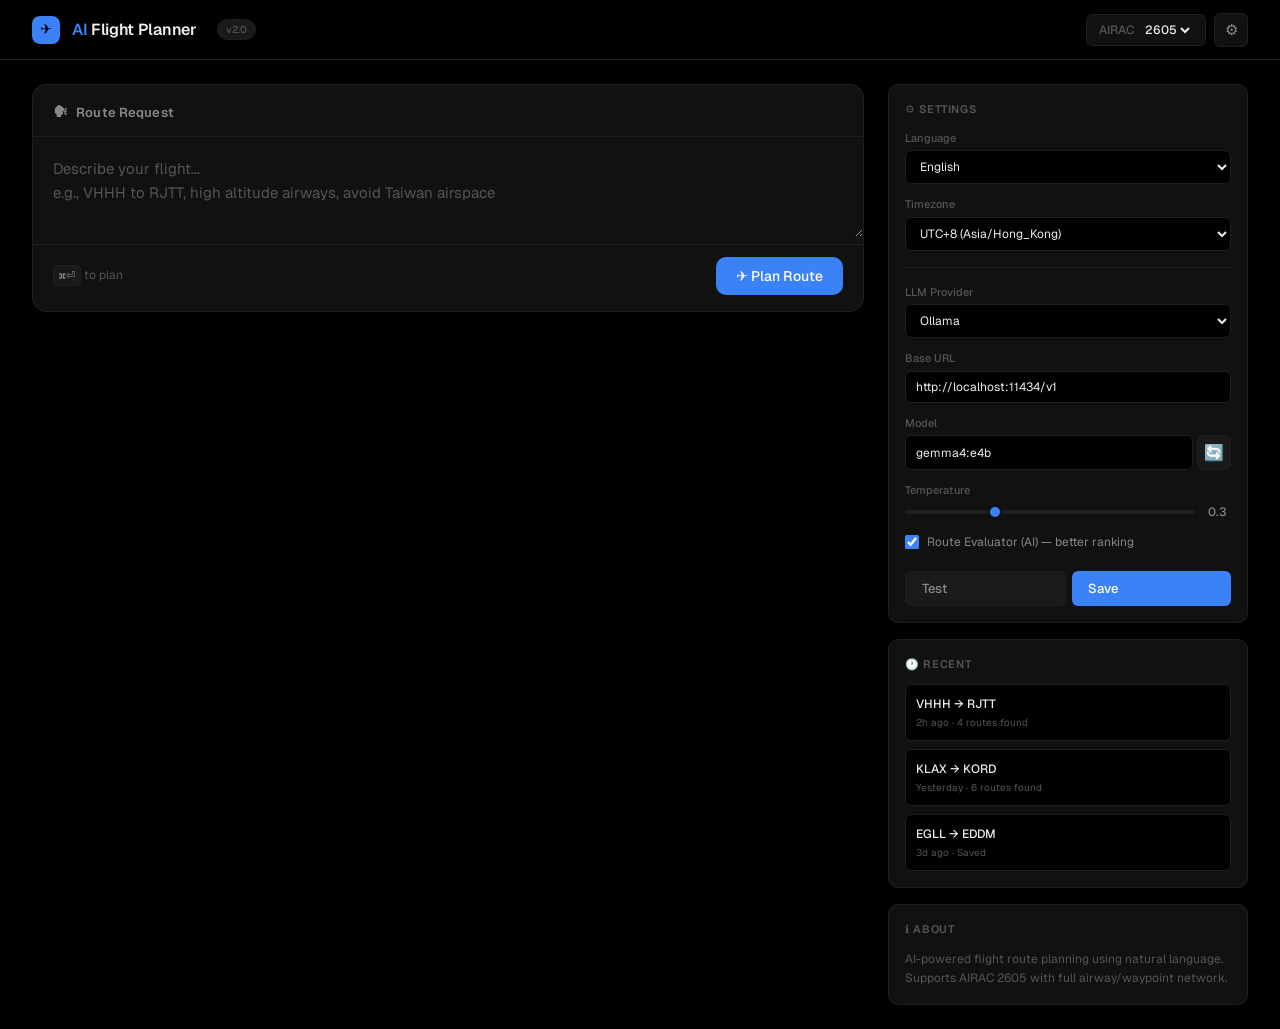
<file: redesign-demo.html>
<!DOCTYPE html>
<html lang="en">
<head>
  <meta charset="UTF-8">
  <meta name="viewport" content="width=device-width, initial-scale=1.0">
  <title>AI Flight Planner — Redesign</title>
  <link rel="preconnect" href="https://fonts.googleapis.com">
  <link href="https://fonts.googleapis.com/css2?family=Geist:wght@300;400;500;600;700&family=JetBrains+Mono:wght@400;500;600&display=swap" rel="stylesheet">
  <style>
    /* ═══════════════════════════════════════════════
       DESIGN SYSTEM: VERCEL-INSPIRED + AVIATION TOUCH
       ═══════════════════════════════════════════════ */

    :root {
      /* Vercel Core */
      --bg: #000000;
      --bg-surface: #0a0a0a;
      --bg-card: #111111;
      --bg-elevated: #1a1a1a;
      --bg-hover: #222222;
      --text: #ededed;
      --text-secondary: #888888;
      --text-tertiary: #555555;
      --border: #1f1f1f;
      --border-hover: #333333;
      
      /* Accent — Aviation Blue */
      --accent: #3b82f6;
      --accent-subtle: rgba(59,130,246,0.1);
      --accent-glow: rgba(59,130,246,0.3);
      
      /* Semantic */
      --success: #22c55e;
      --warning: #f59e0b;
      --error: #ef4444;
      --info: #3b82f6;
      
      /* Radius */
      --radius-sm: 6px;
      --radius: 10px;
      --radius-lg: 14px;
      
      /* Transitions */
      --transition: 150ms cubic-bezier(0.16, 1, 0.3, 1);
      
      /* Typography */
      --font-sans: 'Geist', system-ui, -apple-system, sans-serif;
      --font-mono: 'JetBrains Mono', 'Consolas', monospace;
    }

    /* Reset */
    *, *::before, *::after { box-sizing: border-box; margin: 0; padding: 0; }
    
    html {
      -webkit-font-smoothing: antialiased;
      -moz-osx-font-smoothing: grayscale;
    }
    
    body {
      font-family: var(--font-sans);
      background: var(--bg);
      color: var(--text);
      min-height: 100vh;
      line-height: 1.5;
    }

    /* ═══════════════════════ HEADER ═══════════════════════ */

    .header {
      position: sticky;
      top: 0;
      z-index: 50;
      display: flex;
      justify-content: space-between;
      align-items: center;
      padding: 0 32px;
      height: 60px;
      background: rgba(0,0,0,0.8);
      backdrop-filter: blur(12px);
      -webkit-backdrop-filter: blur(12px);
      border-bottom: 1px solid var(--border);
    }

    .header-brand {
      display: flex;
      align-items: center;
      gap: 12px;
    }

    .header-logo {
      width: 28px;
      height: 28px;
      background: var(--accent);
      border-radius: 8px;
      display: flex;
      align-items: center;
      justify-content: center;
      font-size: 14px;
      font-weight: 700;
      color: #000;
    }

    .header-title {
      font-size: 16px;
      font-weight: 600;
      letter-spacing: -0.02em;
    }

    .header-title span {
      color: var(--accent);
    }

    .header-badge {
      font-size: 10px;
      font-weight: 500;
      color: var(--text-tertiary);
      background: var(--bg-elevated);
      padding: 2px 8px;
      border-radius: 100px;
      border: 1px solid var(--border);
      margin-left: 8px;
    }

    .header-actions {
      display: flex;
      align-items: center;
      gap: 8px;
    }

    .header-select {
      display: flex;
      align-items: center;
      gap: 6px;
      padding: 6px 12px;
      background: var(--bg-card);
      border: 1px solid var(--border);
      border-radius: var(--radius-sm);
      font-size: 12px;
    }

    .header-select label {
      color: var(--text-tertiary);
      font-weight: 500;
    }

    .header-select select {
      background: none;
      border: none;
      color: var(--text);
      font-size: 12px;
      font-family: var(--font-sans);
      cursor: pointer;
      outline: none;
      font-weight: 500;
    }

    .header-select select option {
      background: var(--bg-card);
    }

    .icon-btn {
      width: 34px;
      height: 34px;
      display: flex;
      align-items: center;
      justify-content: center;
      background: var(--bg-card);
      border: 1px solid var(--border);
      border-radius: var(--radius-sm);
      color: var(--text-secondary);
      cursor: pointer;
      font-size: 15px;
      transition: all var(--transition);
    }

    .icon-btn:hover {
      background: var(--bg-hover);
      border-color: var(--border-hover);
      color: var(--text);
    }

    /* ═══════════════════════ LAYOUT ═══════════════════════ */

    .layout {
      display: grid;
      grid-template-columns: 1fr 360px;
      max-width: 1280px;
      margin: 0 auto;
      padding: 24px 32px;
      gap: 24px;
    }

    .layout-main {
      min-width: 0;
    }

    .layout-sidebar {
      position: sticky;
      top: 84px;
      align-self: start;
      display: flex;
      flex-direction: column;
      gap: 16px;
    }

    /* ═══════════════════════ CARDS ═══════════════════════ */

    .card {
      background: var(--bg-card);
      border: 1px solid var(--border);
      border-radius: var(--radius-lg);
      overflow: hidden;
      transition: border-color var(--transition);
    }

    .card:hover {
      border-color: var(--border-hover);
    }

    .card-header {
      display: flex;
      align-items: center;
      justify-content: space-between;
      padding: 16px 20px 12px;
      border-bottom: 1px solid var(--border);
    }

    .card-title {
      font-size: 13px;
      font-weight: 600;
      color: var(--text-secondary);
      letter-spacing: 0.01em;
      display: flex;
      align-items: center;
      gap: 8px;
    }

    .card-title .emoji {
      font-size: 15px;
    }

    .card-body {
      padding: 20px;
    }

    /* ═══════════════════════ INPUT AREA ═══════════════════════ */

    .input-card .card-body {
      padding: 0;
    }

    .route-textarea {
      width: 100%;
      min-height: 100px;
      padding: 20px;
      background: transparent;
      border: none;
      color: var(--text);
      font-size: 15px;
      font-family: var(--font-sans);
      line-height: 1.6;
      resize: vertical;
      outline: none;
    }

    .route-textarea::placeholder {
      color: var(--text-tertiary);
    }

    .input-actions {
      display: flex;
      align-items: center;
      justify-content: space-between;
      padding: 12px 20px 16px;
      border-top: 1px solid var(--border);
    }

    .input-hint {
      font-size: 12px;
      color: var(--text-tertiary);
    }

    .input-hint kbd {
      display: inline-block;
      padding: 1px 5px;
      background: var(--bg-elevated);
      border: 1px solid var(--border);
      border-radius: 4px;
      font-size: 11px;
      font-family: var(--font-mono);
      color: var(--text-secondary);
    }

    /* ═══════════════════════ BUTTONS ═══════════════════════ */

    .btn {
      display: inline-flex;
      align-items: center;
      gap: 6px;
      padding: 8px 16px;
      border: none;
      border-radius: var(--radius-sm);
      font-size: 13px;
      font-weight: 500;
      font-family: var(--font-sans);
      cursor: pointer;
      transition: all var(--transition);
      white-space: nowrap;
    }

    .btn-primary {
      background: var(--accent);
      color: #fff;
    }

    .btn-primary:hover {
      background: #2563eb;
    }

    .btn-primary:active {
      transform: scale(0.97);
    }

    .btn-secondary {
      background: var(--bg-elevated);
      color: var(--text-secondary);
      border: 1px solid var(--border);
    }

    .btn-secondary:hover {
      background: var(--bg-hover);
      border-color: var(--border-hover);
      color: var(--text);
    }

    .btn-ghost {
      background: transparent;
      color: var(--text-secondary);
    }

    .btn-ghost:hover {
      background: var(--bg-elevated);
      color: var(--text);
    }

    .btn-icon {
      padding: 6px;
      font-size: 16px;
    }

    .btn:disabled {
      opacity: 0.4;
      cursor: not-allowed;
    }

    .btn-lg {
      padding: 10px 20px;
      font-size: 14px;
      border-radius: var(--radius);
    }

    /* ═══════════════════════ STATUS ═══════════════════════ */

    .status-bar {
      display: flex;
      align-items: center;
      gap: 10px;
      padding: 10px 16px;
      border-radius: var(--radius);
      font-size: 13px;
      margin-bottom: 16px;
    }

    .status-bar.idle {
      display: none;
    }

    .status-bar.loading {
      background: var(--accent-subtle);
      border: 1px solid rgba(59,130,246,0.2);
      color: var(--accent);
    }

    .status-bar.success {
      background: rgba(34,197,94,0.1);
      border: 1px solid rgba(34,197,94,0.2);
      color: var(--success);
    }

    .status-bar.error {
      background: rgba(239,68,68,0.1);
      border: 1px solid rgba(239,68,68,0.2);
      color: var(--error);
    }

    .spinner {
      width: 16px;
      height: 16px;
      border: 2px solid rgba(59,130,246,0.2);
      border-top-color: var(--accent);
      border-radius: 50%;
      animation: spin 0.6s linear infinite;
    }

    @keyframes spin {
      to { transform: rotate(360deg); }
    }

    /* ═══════════════════════ CANDIDATE CARDS ═══════════════════════ */

    .candidate-list {
      display: flex;
      flex-direction: column;
      gap: 10px;
    }

    .candidate {
      position: relative;
      padding: 16px;
      background: var(--bg-card);
      border: 1px solid var(--border);
      border-radius: var(--radius);
      cursor: pointer;
      transition: all var(--transition);
    }

    .candidate:hover {
      border-color: var(--accent);
      background: var(--accent-subtle);
    }

    .candidate.selected {
      border-color: var(--accent);
      background: var(--accent-subtle);
    }

    .candidate.best {
      border-color: var(--warning);
    }

    .candidate.best::before {
      content: 'BEST';
      position: absolute;
      top: -1px;
      right: 16px;
      font-size: 9px;
      font-weight: 700;
      color: #000;
      background: var(--warning);
      padding: 1px 8px;
      border-radius: 0 0 6px 6px;
      letter-spacing: 0.05em;
    }

    .candidate-header {
      display: flex;
      align-items: center;
      gap: 8px;
      margin-bottom: 8px;
    }

    .candidate-rank {
      font-size: 11px;
      font-weight: 600;
      color: var(--text-tertiary);
      background: var(--bg-elevated);
      padding: 1px 8px;
      border-radius: 100px;
    }

    .candidate-score {
      margin-left: auto;
      font-size: 11px;
      font-weight: 600;
      color: var(--success);
    }

    .candidate-route {
      font-family: var(--font-mono);
      font-size: 12px;
      color: var(--text);
      line-height: 1.5;
      word-break: break-all;
      margin-bottom: 8px;
      padding: 8px 10px;
      background: var(--bg);
      border-radius: var(--radius-sm);
      border: 1px solid var(--border);
    }

    .candidate-meta {
      display: flex;
      gap: 16px;
      font-size: 11px;
      color: var(--text-tertiary);
    }

    .candidate-meta span {
      display: flex;
      align-items: center;
      gap: 4px;
    }

    /* ═══════════════════════ PARSED INTENT ═══════════════════════ */

    .intent-grid {
      display: grid;
      grid-template-columns: repeat(3, 1fr);
      gap: 12px;
    }

    .intent-item {
      padding: 12px;
      background: var(--bg);
      border-radius: var(--radius-sm);
      border: 1px solid var(--border);
    }

    .intent-label {
      font-size: 10px;
      font-weight: 600;
      color: var(--text-tertiary);
      text-transform: uppercase;
      letter-spacing: 0.05em;
      margin-bottom: 4px;
    }

    .intent-value {
      font-size: 14px;
      font-weight: 500;
      color: var(--text);
    }

    /* ═══════════════════════ AIRPORT INFO ═══════════════════════ */

    .airport-pair {
      display: grid;
      grid-template-columns: 1fr 1fr;
      gap: 16px;
    }

    .airport-card {
      padding: 16px;
      background: var(--bg);
      border: 1px solid var(--border);
      border-radius: var(--radius);
    }

    .airport-card .airport-code {
      font-size: 24px;
      font-weight: 700;
      letter-spacing: -0.03em;
    }

    .airport-card .airport-name {
      font-size: 12px;
      color: var(--text-secondary);
      margin-top: 2px;
    }

    .airport-card .airport-dir {
      font-size: 11px;
      color: var(--text-tertiary);
      margin-top: 8px;
    }

    .airport-dep .airport-code { color: var(--success); }
    .airport-arr .airport-code { color: var(--accent); }

    /* ═══════════════════════ ROUTE DETAIL ═══════════════════════ */

    .route-string-box {
      position: relative;
      font-family: var(--font-mono);
      font-size: 13px;
      color: var(--accent);
      background: var(--bg);
      padding: 14px 16px;
      border-radius: var(--radius-sm);
      border: 1px solid var(--border);
      word-break: break-all;
      cursor: pointer;
      transition: all var(--transition);
      line-height: 1.6;
    }

    .route-string-box:hover {
      border-color: var(--accent);
      background: var(--accent-subtle);
    }

    .route-string-box .copy-hint {
      position: absolute;
      right: 8px;
      top: 8px;
      font-size: 9px;
      color: var(--text-tertiary);
      background: var(--bg-card);
      padding: 2px 8px;
      border-radius: 4px;
      border: 1px solid var(--border);
      opacity: 0;
      transition: opacity var(--transition);
    }

    .route-string-box:hover .copy-hint {
      opacity: 1;
    }

    .route-stats {
      display: flex;
      gap: 20px;
      margin-top: 12px;
      font-size: 12px;
      color: var(--text-tertiary);
    }

    .route-stats .stat {
      display: flex;
      align-items: center;
      gap: 6px;
    }

    .route-stats .stat-value {
      color: var(--text);
      font-weight: 600;
    }

    /* ═══════════════════════ NAVIGATION TABLE ═══════════════════════ */

    .nav-table-wrap {
      overflow-x: auto;
      border-radius: var(--radius-sm);
      border: 1px solid var(--border);
    }

    table.nav-table {
      width: 100%;
      border-collapse: collapse;
      font-size: 12px;
    }

    table.nav-table th {
      background: var(--bg-elevated);
      color: var(--text-tertiary);
      font-weight: 600;
      font-size: 10px;
      text-transform: uppercase;
      letter-spacing: 0.05em;
      padding: 8px 12px;
      text-align: left;
      border-bottom: 1px solid var(--border);
      white-space: nowrap;
    }

    table.nav-table td {
      padding: 7px 12px;
      border-bottom: 1px solid var(--border);
      color: var(--text-secondary);
      font-size: 12px;
    }

    table.nav-table tr:last-child td {
      border-bottom: none;
    }

    table.nav-table tbody tr:hover td {
      background: var(--bg-hover);
    }

    table.nav-table .waypoint {
      color: var(--text);
      font-weight: 500;
      font-family: var(--font-mono);
      font-size: 11px;
    }

    /* ═══════════════════════ SIDEBAR WIDGETS ═══════════════════════ */

    .sidebar-widget {
      background: var(--bg-card);
      border: 1px solid var(--border);
      border-radius: var(--radius);
      padding: 16px;
    }

    .widget-title {
      font-size: 11px;
      font-weight: 600;
      color: var(--text-tertiary);
      text-transform: uppercase;
      letter-spacing: 0.06em;
      margin-bottom: 12px;
      display: flex;
      align-items: center;
      gap: 6px;
    }

    .settings-group {
      display: flex;
      flex-direction: column;
      gap: 12px;
    }

    .settings-row {
      display: flex;
      flex-direction: column;
      gap: 4px;
    }

    .settings-row label {
      font-size: 11px;
      color: var(--text-tertiary);
      font-weight: 500;
    }

    .settings-row input,
    .settings-row select {
      width: 100%;
      padding: 7px 10px;
      background: var(--bg);
      border: 1px solid var(--border);
      border-radius: var(--radius-sm);
      color: var(--text);
      font-size: 12px;
      font-family: var(--font-sans);
      outline: none;
      transition: border-color var(--transition);
    }

    .settings-row input:focus,
    .settings-row select:focus {
      border-color: var(--accent);
    }

    .settings-row select {
      cursor: pointer;
    }

    .settings-row .input-with-btn {
      display: flex;
      gap: 4px;
    }

    .settings-row .input-with-btn input {
      flex: 1;
    }

    .temp-row {
      display: flex;
      align-items: center;
      gap: 8px;
    }

    .temp-row input[type="range"] {
      flex: 1;
      height: 4px;
      -webkit-appearance: none;
      appearance: none;
      background: var(--border);
      border-radius: 2px;
      outline: none;
      padding: 0;
    }

    .temp-row input[type="range"]::-webkit-slider-thumb {
      -webkit-appearance: none;
      width: 14px;
      height: 14px;
      border-radius: 50%;
      background: var(--accent);
      cursor: pointer;
      border: 2px solid var(--bg-card);
    }

    .temp-row .temp-value {
      font-size: 12px;
      color: var(--text-secondary);
      min-width: 28px;
      text-align: center;
      font-weight: 500;
    }

    .checkbox-row {
      display: flex;
      align-items: center;
      gap: 8px;
    }

    .checkbox-row input[type="checkbox"] {
      width: 14px;
      height: 14px;
      accent-color: var(--accent);
    }

    .checkbox-row label {
      font-size: 12px;
      color: var(--text-secondary);
    }

    .settings-actions {
      display: flex;
      gap: 6px;
      margin-top: 8px;
    }

    /* ═══════════════════════ TOAST ═══════════════════════ */

    .toast-container {
      position: fixed;
      bottom: 24px;
      right: 24px;
      z-index: 100;
      display: flex;
      flex-direction: column;
      gap: 8px;
    }

    .toast {
      padding: 10px 16px;
      background: var(--bg-elevated);
      border: 1px solid var(--border);
      border-radius: var(--radius);
      font-size: 13px;
      color: var(--text);
      box-shadow: 0 8px 24px rgba(0,0,0,0.4);
      opacity: 0;
      transform: translateY(8px);
      animation: toastIn 0.2s forwards, toastOut 0.2s 2.5s forwards;
    }

    .toast.success { border-color: var(--success); }
    .toast.error { border-color: var(--error); }

    @keyframes toastIn {
      to { opacity: 1; transform: translateY(0); }
    }
    @keyframes toastOut {
      to { opacity: 0; transform: translateY(-8px); }
    }

    /* ═══════════════════════ RESPONSIVE ═══════════════════════ */

    @media (max-width: 1024px) {
      .layout {
        grid-template-columns: 1fr;
      }
      .layout-sidebar {
        position: static;
        display: grid;
        grid-template-columns: 1fr 1fr;
      }
    }

    @media (max-width: 640px) {
      .layout { padding: 16px; }
      .header { padding: 0 16px; }
      .airport-pair { grid-template-columns: 1fr; }
      .intent-grid { grid-template-columns: 1fr 1fr; }
      .layout-sidebar { grid-template-columns: 1fr; }
    }

    /* ═══════════════════════ MISC ═══════════════════════ */

    .separator {
      height: 1px;
      background: var(--border);
      margin: 16px 0;
    }

    .segments-flow {
      display: flex;
      flex-wrap: wrap;
      gap: 4px;
      align-items: center;
      font-size: 11px;
    }

    .segment-tag {
      padding: 2px 8px;
      background: var(--bg-elevated);
      border: 1px solid var(--border);
      border-radius: 4px;
      color: var(--text-secondary);
      font-family: var(--font-mono);
      font-size: 10px;
    }

    .segment-arrow {
      color: var(--text-tertiary);
      font-size: 10px;
    }

    .departure-highlight { color: var(--success); }
    .arrival-highlight { color: var(--accent); }

    /* Weather summary mini */
    .weather-mini {
      display: flex;
      gap: 8px;
      margin-top: 10px;
      padding-top: 10px;
      border-top: 1px solid var(--border);
    }

    .weather-mini-item {
      font-size: 11px;
      color: var(--text-tertiary);
    }

    .weather-mini-item strong {
      color: var(--text-secondary);
    }

    .flight-rules-badge {
      display: inline-block;
      padding: 1px 6px;
      border-radius: 4px;
      font-size: 10px;
      font-weight: 600;
    }

    .flight-rules-badge.vfr { background: var(--success); color: #000; }
    .flight-rules-badge.ifr { background: var(--error); color: #fff; }
    .flight-rules-badge.mvfr { background: var(--info); color: #fff; }

    /* ── Collapsible ── */
    .collapsible-toggle {
      display: flex;
      align-items: center;
      justify-content: space-between;
      cursor: pointer;
      user-select: none;
    }

    .collapsible-toggle:hover {
      color: var(--accent);
    }

    .chevron {
      transition: transform 0.2s;
      font-size: 10px;
    }

    .chevron.open {
      transform: rotate(90deg);
    }

    .collapsible-body {
      padding-top: 12px;
    }

    .collapsible-body.hidden {
      display: none;
    }
  </style>
</head>
<body>

  <!-- ═══════════ HEADER ═══════════ -->
  <header class="header">
    <div class="header-brand">
      <div class="header-logo">✈</div>
      <div class="header-title"><span>AI</span> Flight Planner</div>
      <span class="header-badge">v2.0</span>
    </div>
    <div class="header-actions">
      <div class="header-select">
        <label>AIRAC</label>
        <select id="cycleSelect">
          <option>2605</option>
          <option>2604</option>
          <option>2602</option>
        </select>
      </div>
      <button class="icon-btn" title="Settings">⚙</button>
    </div>
  </header>

  <!-- ═══════════ LAYOUT ═══════════ -->
  <div class="layout">

    <!-- ══════ MAIN ══════ -->
    <div class="layout-main">

      <!-- Status Bar -->
      <div id="status" class="status-bar idle">
        <div class="spinner"></div>
        <span>Planning route…</span>
      </div>

      <!-- ── Input Card ── -->
      <div class="card input-card" style="margin-bottom:16px">
        <div class="card-header">
          <div class="card-title"><span class="emoji">🗣</span> Route Request</div>
        </div>
        <div class="card-body">
          <textarea class="route-textarea" id="routeInput" 
            placeholder="Describe your flight...&#10;e.g., VHHH to RJTT, high altitude airways, avoid Taiwan airspace"></textarea>
          <div class="input-actions">
            <span class="input-hint"><kbd>⌘⏎</kbd> to plan</span>
            <button class="btn btn-primary btn-lg" id="planBtn">✈ Plan Route</button>
          </div>
        </div>
      </div>

      <!-- ── Parsed Intent ── -->
      <div id="parsedCard" class="card" style="margin-bottom:16px;display:none">
        <div class="card-header">
          <div class="card-title"><span class="emoji">📋</span> Parsed Intent</div>
        </div>
        <div class="card-body">
          <div class="intent-grid" id="parsedContent">
            <div class="intent-item">
              <div class="intent-label">Departure</div>
              <div class="intent-value">VHHH</div>
            </div>
            <div class="intent-item">
              <div class="intent-label">Arrival</div>
              <div class="intent-value">RJTT</div>
            </div>
            <div class="intent-item">
              <div class="intent-label">Altitude</div>
              <div class="intent-value">FL390</div>
            </div>
          </div>
        </div>
      </div>

      <!-- ── Warning Area ── -->
      <div id="warnings" style="display:none;margin-bottom:16px">
        <div style="padding:10px 14px;background:rgba(245,158,11,0.1);border:1px solid rgba(245,158,11,0.2);border-radius:var(--radius);font-size:12px;color:var(--warning)">
          ⚠ Taiwan airspace avoidance applied — routing via eastern B (#4)
        </div>
      </div>

      <!-- ── Route Candidates ── -->
      <div id="candidatesCard" class="card" style="margin-bottom:16px;display:none">
        <div class="card-header">
          <div class="card-title"><span class="emoji">🛫</span> Route Candidates</div>
          <span style="font-size:11px;color:var(--text-tertiary)">4 found</span>
        </div>
        <div class="card-body">
          <div class="candidate-list" id="candidatesContent">
            
            <!-- Candidate 1 (Best) -->
            <div class="candidate best selected">
              <div class="candidate-header">
                <span class="candidate-rank">#1</span>
                <span style="font-size:12px;font-weight:600">Via TAIWAN B EAST</span>
                <span class="candidate-score">+92%</span>
              </div>
              <div class="candidate-route">VHHH SID TAI B EAST M750 MADOG Y42 KOSHI Y40 NGO Y139 UTIBO STAR RJTT</div>
              <div class="candidate-meta">
                <span>📏 1,876 NM</span>
                <span>⏱ 4h 12m</span>
                <span>🛩 FL390</span>
                <span>⛽ 12,400 kg</span>
              </div>
            </div>

            <!-- Candidate 2 -->
            <div class="candidate">
              <div class="candidate-header">
                <span class="candidate-rank">#2</span>
                <span style="font-size:12px;font-weight:600">Via P570</span>
                <span class="candidate-score" style="color:var(--text-tertiary)">+78%</span>
              </div>
              <div class="candidate-route">VHHH SID TAI P570 ABVAR M750 MADOG Y42 KOSHI Y40 Y40 UTIBO STAR RJTT</div>
              <div class="candidate-meta">
                <span>📏 1,892 NM</span>
                <span>⏱ 4h 18m</span>
                <span>🛩 FL390</span>
                <span>⛽ 12,800 kg</span>
              </div>
            </div>

            <!-- Candidate 3 -->
            <div class="candidate">
              <div class="candidate-header">
                <span class="candidate-rank">#3</span>
                <span style="font-size:12px;font-weight:600">Via A1 (OCEANIC)</span>
                <span class="candidate-score" style="color:var(--text-tertiary)">+65%</span>
              </div>
              <div class="candidate-route">VHHH SID OCEAN A1 KRIPO A1 MJC KOSHI Y40 UTIBO STAR RJTT</div>
              <div class="candidate-meta">
                <span>📏 1,920 NM</span>
                <span>⏱ 4h 25m</span>
                <span>🛩 FL350</span>
                <span>⛽ 13,100 kg</span>
              </div>
            </div>

          </div>
        </div>
      </div>

      <!-- ── Route Detail Section ── -->
      <div id="routeDetailSection" style="display:none">

        <!-- Airport Pair -->
        <div class="airport-pair" style="margin-bottom:16px">
          <div class="airport-card airport-dep">
            <div class="airport-code">VHHH</div>
            <div class="airport-name">Hong Kong International</div>
            <div class="airport-dir">Departure &middot; 07L/25R</div>
          </div>
          <div class="airport-card airport-arr">
            <div class="airport-code">RJTT</div>
            <div class="airport-name">Tokyo Haneda</div>
            <div class="airport-dir">Arrival &middot; 16R/34L</div>
          </div>
        </div>

        <!-- Route String -->
        <div class="card" style="margin-bottom:16px">
          <div class="card-header">
            <div class="card-title"><span class="emoji">🗺</span> Route</div>
            <button class="btn btn-ghost btn-icon" title="Copy">📋</button>
          </div>
          <div class="card-body">
            <div class="route-string-box">
              VHHH SID TAI B EAST M750 MADOG Y42 KOSHI Y40 NGO Y139 UTIBO STAR RJTT
              <span class="copy-hint">Click to copy</span>
            </div>
            <div class="route-stats">
              <div class="stat">Distance <span class="stat-value">1,876 NM</span></div>
              <div class="stat">Est. Time <span class="stat-value">4h 12m</span></div>
              <div class="stat">Fuel <span class="stat-value">12,400 kg</span></div>
              <div class="stat">Altitude <span class="stat-value">FL390</span></div>
            </div>
          </div>
        </div>

        <!-- Navigation Table -->
        <div class="card" style="margin-bottom:16px">
          <div class="card-header collapsible-toggle" onclick="this.classList.toggle('open');this.nextElementSibling.classList.toggle('hidden')">
            <div class="card-title"><span class="emoji">🧭</span> Navigation Waypoints <span style="font-weight:400;font-size:11px;color:var(--text-tertiary)">(28)</span></div>
            <span class="chevron">▶</span>
          </div>
          <div class="card-body collapsible-body">
            <div class="nav-table-wrap">
              <table class="nav-table">
                <thead>
                  <tr>
                    <th>#</th><th>Waypoint</th><th>Type</th><th>Lat</th><th>Lon</th><th>Course</th><th>Dist (NM)</th><th>Altitude</th>
                  </tr>
                </thead>
                <tbody>
                  <tr><td>1</td><td class="waypoint">VHHH</td><td>Airport</td><td>22°18' N</td><td>113°55' E</td><td>—</td><td>—</td><td>0 ft</td></tr>
                  <tr><td>2</td><td class="waypoint">TAI</td><td>VOR</td><td>22°08' N</td><td>113°40' E</td><td>250°</td><td>18</td><td>3,000 ft</td></tr>
                  <tr><td>3</td><td class="waypoint">B EAST</td><td>Waypoint</td><td>21°44' N</td><td>115°20' E</td><td>112°</td><td>102</td><td>FL180</td></tr>
                  <tr><td>4</td><td class="waypoint">M750</td><td>Airway</td><td>—</td><td>—</td><td>058°</td><td>240</td><td>FL390</td></tr>
                  <tr><td>5</td><td class="waypoint">MADOG</td><td>Waypoint</td><td>25°12' N</td><td>122°30' E</td><td>058°</td><td>240</td><td>FL390</td></tr>
                  <tr><td>6</td><td class="waypoint">Y42</td><td>Airway</td><td>—</td><td>—</td><td>040°</td><td>168</td><td>FL390</td></tr>
                  <tr><td>7</td><td class="waypoint">KOSHI</td><td>Waypoint</td><td>28°30' N</td><td>125°00' E</td><td>040°</td><td>168</td><td>FL390</td></tr>
                  <tr><td>8</td><td class="waypoint">Y40</td><td>Airway</td><td>—</td><td>—</td><td>035°</td><td>195</td><td>FL390</td></tr>
                  <tr><td>9</td><td class="waypoint">NGO</td><td>VOR</td><td>34°48' N</td><td>136°48' E</td><td>035°</td><td>195</td><td>FL390</td></tr>
                  <tr><td>10</td><td class="waypoint">UTIBO</td><td>STAR</td><td>35°20' N</td><td>139°30' E</td><td>078°</td><td>110</td><td>FL160</td></tr>
                  <tr><td>11</td><td class="waypoint">RJTT</td><td>Airport</td><td>35°33' N</td><td>139°47' E</td><td>078°</td><td>26</td><td>0 ft</td></tr>
                </tbody>
              </table>
            </div>
          </div>
        </div>

        <!-- Weather Summary -->
        <div class="card" style="margin-bottom:16px">
          <div class="card-header collapsible-toggle" onclick="this.classList.toggle('open');this.nextElementSibling.classList.toggle('hidden')">
            <div class="card-title"><span class="emoji">🌤</span> Weather</div>
            <span class="chevron">▶</span>
          </div>
          <div class="card-body collapsible-body">
            <div class="airport-pair">
              <div>
                <div style="font-size:13px;font-weight:600;margin-bottom:8px;color:var(--success)">VHHH — Departure</div>
                <div style="font-size:12px;color:var(--text-secondary);margin-bottom:4px"><span class="flight-rules-badge vfr">VFR</span> Wind 230° 12kt · CAVOK · 30°C</div>
                <div style="font-size:11px;color:var(--text-tertiary)">METAR: VHHH 100830Z 23012KT CAVOK 30/18 Q1016 NOSIG=</div>
              </div>
              <div>
                <div style="font-size:13px;font-weight:600;margin-bottom:8px;color:var(--accent)">RJTT — Arrival</div>
                <div style="font-size:12px;color:var(--text-secondary);margin-bottom:4px"><span class="flight-rules-badge ifr">IFR</span> Wind 160° 18kt · 8km · Light Rain · 22°C</div>
                <div style="font-size:11px;color:var(--text-tertiary)">METAR: RJTT 100900Z 16018KT 8000 -RA FEW020 BKN040 22/18 Q1015 NOSIG=</div>
              </div>
            </div>
          </div>
        </div>

      </div><!-- /routeDetailSection -->

    </div><!-- /layout-main -->

    <!-- ══════ SIDEBAR ══════ -->
    <div class="layout-sidebar">

      <!-- Settings Widget -->
      <div class="sidebar-widget">
        <div class="widget-title">⚙ Settings</div>
        <div class="settings-group">
          
          <div class="settings-row">
            <label>Language</label>
            <select>
              <option>English</option>
              <option>简体中文</option>
              <option>繁體中文</option>
            </select>
          </div>

          <div class="settings-row">
            <label>Timezone</label>
            <select>
              <option>UTC+8 (Asia/Hong_Kong)</option>
              <option>UTC+9 (Asia/Tokyo)</option>
              <option>UTC+0 (Europe/London)</option>
            </select>
          </div>

          <div class="separator" style="margin:4px 0"></div>

          <div class="settings-row">
            <label>LLM Provider</label>
            <select>
              <option>Ollama</option>
              <option>DeepSeek</option>
              <option>OpenAI</option>
              <option>Custom</option>
            </select>
          </div>

          <div class="settings-row">
            <label>Base URL</label>
            <input type="text" value="http://localhost:11434/v1">
          </div>

          <div class="settings-row">
            <label>Model</label>
            <div class="input-with-btn">
              <input type="text" value="gemma4:e4b">
              <button class="btn btn-secondary btn-icon">🔄</button>
            </div>
          </div>

          <div class="settings-row">
            <label>Temperature</label>
            <div class="temp-row">
              <input type="range" min="0" max="1" step="0.05" value="0.3">
              <span class="temp-value">0.3</span>
            </div>
          </div>

          <div class="checkbox-row">
            <input type="checkbox" id="evalToggle" checked>
            <label for="evalToggle">Route Evaluator (AI) — better ranking</label>
          </div>

          <div class="settings-actions">
            <button class="btn btn-secondary" style="flex:1">Test</button>
            <button class="btn btn-primary" style="flex:1">Save</button>
          </div>
        </div>
      </div>

      <!-- Recent Routes Widget -->
      <div class="sidebar-widget">
        <div class="widget-title">🕐 Recent</div>
        <div style="display:flex;flex-direction:column;gap:8px">
          <div style="padding:10px;background:var(--bg);border:1px solid var(--border);border-radius:var(--radius-sm);cursor:pointer">
            <div style="font-size:12px;font-weight:500;color:var(--text)">VHHH → RJTT</div>
            <div style="font-size:10px;color:var(--text-tertiary);margin-top:2px">2h ago · 4 routes found</div>
          </div>
          <div style="padding:10px;background:var(--bg);border:1px solid var(--border);border-radius:var(--radius-sm);cursor:pointer">
            <div style="font-size:12px;font-weight:500;color:var(--text)">KLAX → KORD</div>
            <div style="font-size:10px;color:var(--text-tertiary);margin-top:2px">Yesterday · 6 routes found</div>
          </div>
          <div style="padding:10px;background:var(--bg);border:1px solid var(--border);border-radius:var(--radius-sm);cursor:pointer">
            <div style="font-size:12px;font-weight:500;color:var(--text)">EGLL → EDDM</div>
            <div style="font-size:10px;color:var(--text-tertiary);margin-top:2px">3d ago · Saved</div>
          </div>
        </div>
      </div>

      <!-- Info Widget -->
      <div class="sidebar-widget">
        <div class="widget-title">ℹ About</div>
        <div style="font-size:12px;color:var(--text-tertiary);line-height:1.6">
          AI-powered flight route planning using natural language. Supports AIRAC 2605 with full airway/waypoint network.
        </div>
      </div>

    </div><!-- /layout-sidebar -->

  </div><!-- /layout -->

  <!-- Toast Container -->
  <div class="toast-container" id="toastContainer"></div>

  <script>
    // ── Interactive Demo ──
    
    // Candidate selection
    document.querySelectorAll('.candidate').forEach(el => {
      el.addEventListener('click', () => {
        document.querySelectorAll('.candidate').forEach(c => c.classList.remove('selected'));
        el.classList.add('selected');
        showToast('Route #' + el.querySelector('.candidate-rank').textContent.trim().replace('#','') + ' selected');
      });
    });

    // Route string copy
    document.querySelector('.route-string-box')?.addEventListener('click', function() {
      const text = this.textContent.replace('Click to copy', '').trim();
      navigator.clipboard.writeText(text).then(() => {
        showToast('✓ Route string copied');
        this.style.borderColor = 'var(--success)';
        setTimeout(() => this.style.borderColor = '', 1500);
      });
    });

    // Temperature slider
    const tempSlider = document.querySelector('input[type="range"]');
    const tempDisplay = document.querySelector('.temp-value');
    if (tempSlider && tempDisplay) {
      tempSlider.addEventListener('input', () => {
        tempDisplay.textContent = tempSlider.value;
      });
    }

    // Plan route button
    document.getElementById('planBtn')?.addEventListener('click', () => {
      const status = document.getElementById('status');
      status.className = 'status-bar loading';
      status.style.display = 'flex';
      
      const cards = ['parsedCard', 'candidatesCard', 'routeDetailSection'];
      
      setTimeout(() => {
        status.className = 'status-bar success';
        status.innerHTML = '<span style="font-size:14px">✓</span> <span>4 routes found · Best match: 92%</span>';
        
        // Show all result cards
        cards.forEach(id => document.getElementById(id).style.display = 'block');
        document.getElementById('warnings').style.display = 'block';
      }, 1800);
    });

    // Enter to plan
    document.getElementById('routeInput')?.addEventListener('keydown', (e) => {
      if (e.key === 'Enter' && (e.metaKey || e.ctrlKey)) {
        document.getElementById('planBtn').click();
      }
    });

    // Toast helper
    function showToast(msg, type = 'success') {
      const container = document.getElementById('toastContainer');
      const toast = document.createElement('div');
      toast.className = `toast ${type}`;
      toast.textContent = msg;
      container.appendChild(toast);
      setTimeout(() => toast.remove(), 3000);
    }

    // Collapsible chevron rotation
    document.querySelectorAll('.collapsible-toggle').forEach(el => {
      el.addEventListener('click', function() {
        this.querySelector('.chevron')?.classList.toggle('open');
      });
    });
  </script>

</body>
</html>
</file>
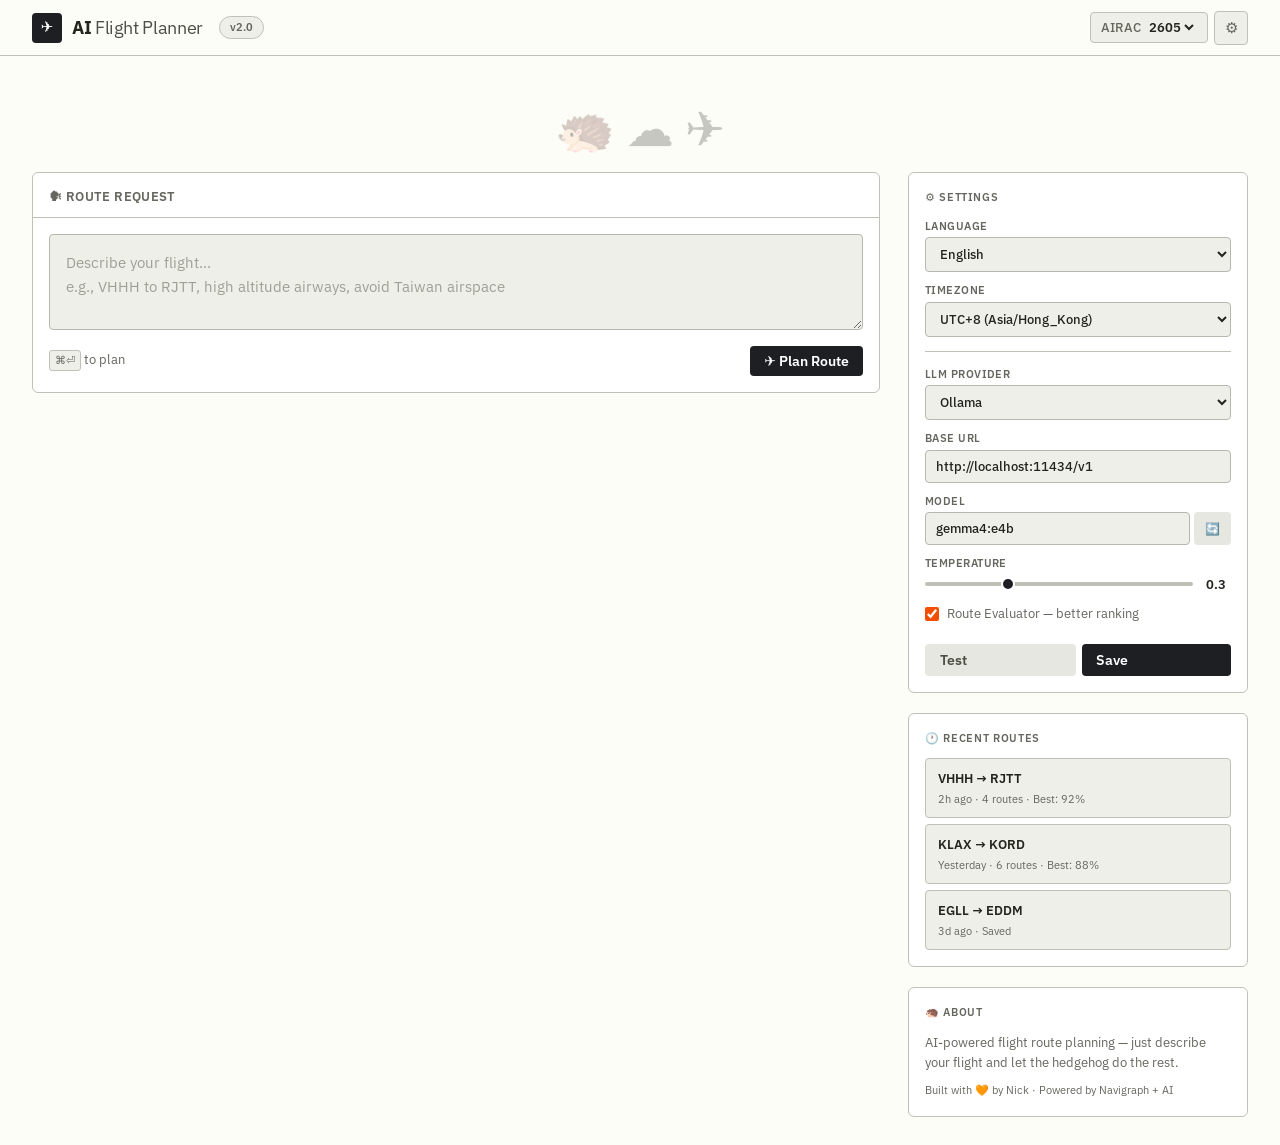
<file: redesign-posthog.html>
<!DOCTYPE html>
<html lang="en">
<head>
  <meta charset="UTF-8">
  <meta name="viewport" content="width=device-width, initial-scale=1.0">
  <title>AI Flight Planner — PostHog Edition</title>
  <link rel="preconnect" href="https://fonts.googleapis.com">
  <link href="https://fonts.googleapis.com/css2?family=IBM+Plex+Sans:wght@400;500;600;700&family=IBM+Plex+Mono:wght@400;500;600&display=swap" rel="stylesheet">
  <style>
    /* ═══════════════════════════════════════════════
       DESIGN SYSTEM: POSTHOG-INSPIRED
       Warm parchment · Sage olive · Hidden orange surprise · Playful · Anti-corporate
       ═══════════════════════════════════════════════ */

    :root {
      /* PostHog Core Palette */
      --bg-page: #fdfdf8;
      --bg-surface: #eeefe9;
      --bg-elevated: #e5e7e0;
      --bg-hover: #f4f4f4;
      --bg-card: #ffffff;

      --text: #4d4f46;
      --text-strong: #23251d;
      --text-muted: #65675e;
      --text-placeholder: #9ea096;
      --text-on-dark: #ffffff;

      --border: #bfc1b7;
      --border-strong: #b6b7af;
      --border-accent: #b17816;

      --accent: #F54E00;
      --accent-gold: #F7A501;
      --accent-blue: #3b82f6;

      --btn-dark: #1e1f23;
      --btn-sage: #e5e7e0;

      --radius-sm: 4px;
      --radius: 6px;
      --radius-lg: 6px;

      --transition: 150ms cubic-bezier(0.16, 1, 0.3, 1);

      --font-sans: 'IBM Plex Sans', -apple-system, system-ui, 'Segoe UI', Roboto, sans-serif;
      --font-mono: 'IBM Plex Mono', 'SF Mono', 'Fira Code', 'Consolas', monospace;
    }

    *, *::before, *::after { box-sizing: border-box; margin: 0; padding: 0; }

    html {
      -webkit-font-smoothing: antialiased;
      -moz-osx-font-smoothing: grayscale;
    }

    body {
      font-family: var(--font-sans);
      background: var(--bg-page);
      color: var(--text);
      min-height: 100vh;
      line-height: 1.5;
    }

    /* ═══════════ HEADER ═══════════ */

    .header {
      position: sticky;
      top: 0;
      z-index: 50;
      display: flex;
      justify-content: space-between;
      align-items: center;
      padding: 0 32px;
      height: 56px;
      background: rgba(253,253,248,0.92);
      backdrop-filter: blur(8px);
      border-bottom: 1px solid var(--border);
    }

    .header-brand {
      display: flex;
      align-items: center;
      gap: 10px;
    }

    .header-logo {
      width: 30px;
      height: 30px;
      background: var(--btn-dark);
      border-radius: var(--radius-sm);
      display: flex;
      align-items: center;
      justify-content: center;
      font-size: 15px;
      font-weight: 700;
      color: var(--text-on-dark);
      transition: color var(--transition);
    }

    .header-logo:hover {
      color: var(--accent);
    }

    .header-title {
      font-size: 18px;
      font-weight: 700;
      color: var(--text-strong);
      letter-spacing: -0.02em;
    }

    .header-title span {
      color: var(--text);
      font-weight: 400;
    }

    .header-badge {
      font-size: 11px;
      font-weight: 600;
      color: var(--text-muted);
      background: var(--bg-surface);
      padding: 2px 10px;
      border-radius: 9999px;
      border: 1px solid var(--border);
      margin-left: 6px;
    }

    .header-actions {
      display: flex;
      align-items: center;
      gap: 6px;
    }

    .header-select {
      display: flex;
      align-items: center;
      gap: 4px;
      padding: 5px 10px;
      background: var(--bg-surface);
      border: 1px solid var(--border);
      border-radius: var(--radius-sm);
      font-size: 13px;
    }

    .header-select label {
      color: var(--text-muted);
      font-weight: 500;
    }

    .header-select select {
      background: none;
      border: none;
      color: var(--text-strong);
      font-size: 13px;
      font-family: var(--font-sans);
      font-weight: 600;
      cursor: pointer;
      outline: none;
    }

    .icon-btn {
      width: 34px;
      height: 34px;
      display: flex;
      align-items: center;
      justify-content: center;
      background: var(--bg-surface);
      border: 1px solid var(--border);
      border-radius: var(--radius-sm);
      color: var(--text-muted);
      cursor: pointer;
      font-size: 15px;
      transition: all var(--transition);
    }

    .icon-btn:hover {
      background: var(--bg-hover);
      color: var(--accent);
    }

    .icon-btn:active {
      transform: scale(0.95);
    }

    /* ═══════════ LAYOUT ═══════════ */

    .page {
      max-width: 1280px;
      margin: 0 auto;
      padding: 28px 32px;
    }

    .layout {
      display: grid;
      grid-template-columns: 1fr 340px;
      gap: 28px;
    }

    .layout-sidebar {
      position: sticky;
      top: 84px;
      align-self: start;
      display: flex;
      flex-direction: column;
      gap: 20px;
    }

    /* ═══════════ SECTION LABELS ═══════════ */

    .section-label {
      font-size: 13px;
      font-weight: 600;
      color: var(--text-muted);
      text-transform: uppercase;
      letter-spacing: 0.03em;
      margin-bottom: 10px;
      display: flex;
      align-items: center;
      gap: 8px;
    }

    .section-label::after {
      content: '';
      flex: 1;
      height: 1px;
      background: var(--border);
    }

    /* ═══════════ CARDS ═══════════ */

    .posthog-card {
      background: var(--bg-card);
      border: 1px solid var(--border);
      border-radius: var(--radius);
      overflow: hidden;
      transition: border-color var(--transition);
    }

    .posthog-card:hover {
      border-color: var(--border-strong);
    }

    .posthog-card-header {
      padding: 14px 16px 10px;
      border-bottom: 1px solid var(--border);
      display: flex;
      align-items: center;
      justify-content: space-between;
    }

    .posthog-card-title {
      font-size: 13px;
      font-weight: 600;
      color: var(--text-muted);
      text-transform: uppercase;
      letter-spacing: 0.03em;
      display: flex;
      align-items: center;
      gap: 6px;
    }

    .posthog-card-body {
      padding: 16px;
    }

    .posthog-card-footer {
      padding: 10px 16px;
      border-top: 1px solid var(--border);
      background: var(--bg-surface);
      font-size: 13px;
      color: var(--text-muted);
    }

    /* ═══════════ INPUT ═══════════ */

    .route-textarea {
      width: 100%;
      min-height: 96px;
      padding: 16px;
      background: var(--bg-surface);
      border: 1px solid var(--border-strong);
      border-radius: var(--radius-sm);
      color: var(--text-strong);
      font-size: 15px;
      font-family: var(--font-sans);
      line-height: 1.6;
      resize: vertical;
      outline: none;
      transition: border-color var(--transition);
    }

    .route-textarea::placeholder {
      color: var(--text-placeholder);
    }

    .route-textarea:focus {
      border-color: var(--accent);
      box-shadow: 0 0 0 2px rgba(245,78,0,0.12);
    }

    .input-bar {
      display: flex;
      align-items: center;
      justify-content: space-between;
      margin-top: 10px;
    }

    .input-hint {
      font-size: 13px;
      color: var(--text-muted);
    }

    .input-hint kbd {
      display: inline-block;
      padding: 1px 5px;
      background: var(--bg-surface);
      border: 1px solid var(--border);
      border-radius: 3px;
      font-size: 11px;
      font-family: var(--font-mono);
      color: var(--text-muted);
    }

    /* ═══════════ BUTTONS ═══════════ */

    .btn {
      display: inline-flex;
      align-items: center;
      gap: 6px;
      padding: 8px 14px;
      border: none;
      border-radius: var(--radius-sm);
      font-size: 14px;
      font-weight: 600;
      font-family: var(--font-sans);
      cursor: pointer;
      transition: all var(--transition);
      white-space: nowrap;
      line-height: 1;
    }

    .btn-primary {
      background: var(--btn-dark);
      color: var(--text-on-dark);
    }

    .btn-primary:hover {
      opacity: 0.7;
      color: var(--accent-gold);
    }

    .btn-primary:active {
      opacity: 0.8;
      transform: scale(0.97);
    }

    .btn-secondary {
      background: var(--btn-sage);
      color: var(--text);
      border: 1px solid transparent;
    }

    .btn-secondary:hover {
      background: var(--bg-hover);
      color: var(--accent);
    }

    .btn-ghost {
      background: transparent;
      color: var(--text-muted);
    }

    .btn-ghost:hover {
      color: var(--accent);
    }

    .btn-sm {
      padding: 5px 10px;
      font-size: 12px;
      border-radius: var(--radius-sm);
    }

    .btn-icon {
      padding: 6px;
      font-size: 15px;
      line-height: 1;
    }

    .btn:disabled {
      opacity: 0.4;
      cursor: not-allowed;
    }

    /* ═══════════ STATUS ═══════════ */

    .status-bar {
      display: flex;
      align-items: center;
      gap: 8px;
      padding: 10px 14px;
      border-radius: var(--radius-sm);
      font-size: 14px;
      font-weight: 500;
      margin-bottom: 20px;
    }

    .status-bar.idle { display: none; }

    .status-bar.loading {
      background: var(--bg-surface);
      border: 1px solid var(--border);
      color: var(--text-muted);
    }

    .status-bar.success {
      background: rgba(245,78,0,0.06);
      border: 1px solid rgba(245,78,0,0.15);
      color: var(--accent);
    }

    .spinner {
      width: 16px;
      height: 16px;
      border: 2px solid var(--border);
      border-top-color: var(--accent);
      border-radius: 50%;
      animation: spin 0.7s linear infinite;
    }

    @keyframes spin { to { transform: rotate(360deg); } }

    /* ═══════════ CANDIDATES ═══════════ */

    .candidates-stack {
      display: flex;
      flex-direction: column;
      gap: 8px;
    }

    .candidate {
      position: relative;
      padding: 14px 16px;
      background: var(--bg-card);
      border: 1px solid var(--border);
      border-radius: var(--radius-sm);
      cursor: pointer;
      transition: all var(--transition);
    }

    .candidate:hover {
      border-color: var(--accent);
      background: var(--bg-hover);
    }

    .candidate:hover .candidate-rank {
      color: var(--accent);
    }

    .candidate.selected {
      border-color: var(--accent);
      background: rgba(245,78,0,0.04);
    }

    .candidate.best {
      background: var(--bg-card);
    }

    .candidate.best::after {
      content: '★ BEST';
      position: absolute;
      top: -1px;
      right: 12px;
      font-size: 9px;
      font-weight: 700;
      color: var(--bg-card);
      background: var(--accent-gold);
      padding: 2px 10px 3px;
      border-radius: 0 0 var(--radius-sm) var(--radius-sm);
      letter-spacing: 0.06em;
    }

    .candidate-top {
      display: flex;
      align-items: center;
      gap: 8px;
      margin-bottom: 6px;
    }

    .candidate-rank {
      font-size: 12px;
      font-weight: 600;
      color: var(--text-muted);
      transition: color var(--transition);
    }

    .candidate-name {
      font-size: 14px;
      font-weight: 600;
      color: var(--text-strong);
    }

    .candidate-score {
      margin-left: auto;
      font-size: 12px;
      font-weight: 600;
      color: var(--accent);
      opacity: 0;
    }

    .candidate.selected .candidate-score {
      opacity: 1;
    }

    .candidate-best .candidate-score {
      opacity: 1;
    }

    .candidate-route {
      font-family: var(--font-mono);
      font-size: 12px;
      color: var(--text);
      line-height: 1.5;
      word-break: break-all;
      padding: 8px 10px;
      background: var(--bg-surface);
      border: 1px solid var(--border);
      border-radius: var(--radius-sm);
      margin-bottom: 6px;
    }

    .candidate-meta {
      display: flex;
      gap: 14px;
      font-size: 12px;
      color: var(--text-muted);
    }

    .candidate-meta span {
      display: flex;
      align-items: center;
      gap: 4px;
    }

    /* ═══════════ PARSED INTENT ═══════════ */

    .intent-grid {
      display: grid;
      grid-template-columns: repeat(auto-fit, minmax(130px, 1fr));
      gap: 8px;
    }

    .intent-chip {
      padding: 10px 12px;
      background: var(--bg-surface);
      border: 1px solid var(--border);
      border-radius: var(--radius-sm);
    }

    .intent-chip .label {
      font-size: 10px;
      font-weight: 600;
      color: var(--text-muted);
      text-transform: uppercase;
      letter-spacing: 0.05em;
    }

    .intent-chip .value {
      font-size: 16px;
      font-weight: 700;
      color: var(--text-strong);
      margin-top: 2px;
    }

    .intent-chip .value.dep { color: var(--accent); }
    .intent-chip .value.arr { color: var(--text-strong); }

    /* ═══════════ AIRPORT PAIR ═══════════ */

    .airport-pair {
      display: grid;
      grid-template-columns: 1fr 1fr;
      gap: 12px;
      margin-bottom: 16px;
    }

    .airport-card {
      padding: 14px 16px;
      background: var(--bg-surface);
      border: 1px solid var(--border);
      border-radius: var(--radius-sm);
    }

    .airport-card .airport-code {
      font-size: 22px;
      font-weight: 700;
      letter-spacing: -0.02em;
      color: var(--text-strong);
    }

    .airport-card .airport-name {
      font-size: 13px;
      color: var(--text-muted);
      margin-top: 2px;
    }

    .airport-card .airport-detail {
      font-size: 12px;
      color: var(--text-placeholder);
      margin-top: 6px;
    }

    /* ═══════════ ROUTE DISPLAY ═══════════ */

    .route-box {
      position: relative;
      font-family: var(--font-mono);
      font-size: 13px;
      color: var(--text-strong);
      background: var(--bg-surface);
      padding: 14px 16px;
      border-radius: var(--radius-sm);
      border: 1px solid var(--border-strong);
      word-break: break-all;
      cursor: pointer;
      transition: all var(--transition);
      line-height: 1.6;
    }

    .route-box:hover {
      border-color: var(--accent);
      color: var(--accent);
    }

    .route-box:hover .route-copy-hint {
      opacity: 1;
    }

    .route-copy-hint {
      position: absolute;
      right: 8px;
      top: 8px;
      font-size: 10px;
      font-family: var(--font-sans);
      font-weight: 500;
      color: var(--bg-card);
      background: var(--text-muted);
      padding: 2px 8px;
      border-radius: 9999px;
      opacity: 0;
      transition: opacity var(--transition);
    }

    .route-box:hover .route-copy-hint {
      background: var(--accent);
      color: var(--bg-card);
    }

    .route-stats {
      display: flex;
      gap: 20px;
      margin-top: 12px;
      flex-wrap: wrap;
    }

    .route-stat {
      display: flex;
      flex-direction: column;
      gap: 1px;
    }

    .route-stat .stat-label {
      font-size: 10px;
      font-weight: 600;
      color: var(--text-muted);
      text-transform: uppercase;
      letter-spacing: 0.05em;
    }

    .route-stat .stat-value {
      font-size: 15px;
      font-weight: 700;
      color: var(--text-strong);
    }

    /* ═══════════ NAV TABLE ═══════════ */

    .nav-table-wrap {
      overflow-x: auto;
      border: 1px solid var(--border);
      border-radius: var(--radius-sm);
    }

    table.nav-table {
      width: 100%;
      border-collapse: collapse;
      font-size: 12px;
    }

    table.nav-table th {
      background: var(--bg-surface);
      color: var(--text-muted);
      font-weight: 600;
      font-size: 10px;
      text-transform: uppercase;
      letter-spacing: 0.05em;
      padding: 7px 10px;
      text-align: left;
      border-bottom: 1px solid var(--border);
      white-space: nowrap;
    }

    table.nav-table td {
      padding: 6px 10px;
      border-bottom: 1px solid var(--border);
      color: var(--text);
    }

    table.nav-table tr:last-child td {
      border-bottom: none;
    }

    table.nav-table tbody tr:hover td {
      background: var(--bg-hover);
    }

    table.nav-table .wpt {
      font-family: var(--font-mono);
      font-weight: 600;
      font-size: 11px;
      color: var(--text-strong);
    }

    /* ═══════════ SIDEBAR ═══════════ */

    .widget {
      background: var(--bg-card);
      border: 1px solid var(--border);
      border-radius: var(--radius);
      padding: 16px;
    }

    .widget-title {
      font-size: 11px;
      font-weight: 600;
      color: var(--text-muted);
      text-transform: uppercase;
      letter-spacing: 0.06em;
      margin-bottom: 12px;
      display: flex;
      align-items: center;
      gap: 6px;
    }

    /* ── Settings ── */
    .set-group {
      display: flex;
      flex-direction: column;
      gap: 10px;
    }

    .set-row {
      display: flex;
      flex-direction: column;
      gap: 3px;
    }

    .set-row label {
      font-size: 11px;
      font-weight: 600;
      color: var(--text-muted);
      text-transform: uppercase;
      letter-spacing: 0.04em;
    }

    .set-row input:not([type=checkbox]):not([type=range]),
    .set-row select {
      width: 100%;
      padding: 7px 10px;
      background: var(--bg-surface);
      border: 1px solid var(--border-strong);
      border-radius: var(--radius-sm);
      color: var(--text-strong);
      font-size: 13px;
      font-family: var(--font-sans);
      font-weight: 500;
      outline: none;
      transition: border-color var(--transition);
    }

    .set-row input:focus,
    .set-row select:focus {
      border-color: var(--accent);
      box-shadow: 0 0 0 2px rgba(245,78,0,0.10);
    }

    .set-row .input-with-btn {
      display: flex;
      gap: 4px;
    }

    .set-row .input-with-btn input { flex: 1; }

    .set-divider {
      height: 1px;
      background: var(--border);
      margin: 4px 0;
    }

    .temp-slider {
      display: flex;
      align-items: center;
      gap: 8px;
    }

    .temp-slider input[type="range"] {
      flex: 1;
      height: 4px;
      -webkit-appearance: none;
      appearance: none;
      background: var(--border);
      border-radius: 2px;
      outline: none;
      padding: 0;
    }

    .temp-slider input[type="range"]::-webkit-slider-thumb {
      -webkit-appearance: none;
      width: 14px;
      height: 14px;
      border-radius: 50%;
      background: var(--btn-dark);
      cursor: pointer;
      border: 2px solid var(--bg-card);
    }

    .temp-slider .temp-val {
      font-size: 13px;
      font-weight: 600;
      color: var(--text-strong);
      min-width: 30px;
      text-align: center;
    }

    .check-row {
      display: flex;
      align-items: center;
      gap: 8px;
    }

    .check-row input[type="checkbox"] {
      width: 14px;
      height: 14px;
      accent-color: var(--accent);
    }

    .check-row label {
      font-size: 13px;
      color: var(--text-muted);
    }

    .widget-actions {
      display: flex;
      gap: 6px;
      margin-top: 10px;
    }

    /* ── Recent ── */
    .recent-item {
      padding: 10px 12px;
      background: var(--bg-surface);
      border: 1px solid var(--border);
      border-radius: var(--radius-sm);
      cursor: pointer;
      transition: all var(--transition);
      margin-bottom: 6px;
    }

    .recent-item:last-child { margin-bottom: 0; }

    .recent-item:hover {
      border-color: var(--accent);
    }

    .recent-item .route-pair {
      font-size: 13px;
      font-weight: 600;
      color: var(--text-strong);
    }

    .recent-item .route-time {
      font-size: 11px;
      color: var(--text-muted);
      margin-top: 2px;
    }

    /* ═══════════ WEATHER ═══════════ */

    .weather-grid {
      display: grid;
      grid-template-columns: 1fr 1fr;
      gap: 12px;
    }

    .weather-station {
      padding: 12px;
      background: var(--bg-surface);
      border: 1px solid var(--border);
      border-radius: var(--radius-sm);
    }

    .weather-station .station-code {
      font-size: 14px;
      font-weight: 700;
      color: var(--text-strong);
      margin-bottom: 6px;
    }

    .weather-station .station-code small {
      font-weight: 400;
      font-size: 11px;
      color: var(--text-muted);
      margin-left: 6px;
    }

    .flight-rules {
      display: inline-block;
      padding: 1px 8px;
      border-radius: 9999px;
      font-size: 10px;
      font-weight: 700;
      letter-spacing: 0.03em;
      margin-bottom: 6px;
    }

    .flight-rules.vfr { background: #22c55e; color: #fff; }
    .flight-rules.ifr { background: #ef4444; color: #fff; }
    .flight-rules.mvfr { background: var(--accent); color: #fff; }

    .weather-line {
      font-size: 12px;
      color: var(--text);
      line-height: 1.6;
    }

    .weather-meta {
      font-family: var(--font-mono);
      font-size: 10px;
      color: var(--text-placeholder);
      margin-top: 6px;
      padding: 6px 8px;
      background: var(--bg-page);
      border-radius: 3px;
    }

    /* ═══════════ TOAST ═══════════ */

    .toast-zone {
      position: fixed;
      bottom: 24px;
      right: 24px;
      z-index: 100;
      display: flex;
      flex-direction: column;
      gap: 8px;
    }

    .toast {
      padding: 10px 16px;
      background: var(--btn-dark);
      border: 1px solid var(--border-strong);
      border-radius: var(--radius-sm);
      font-size: 13px;
      font-weight: 500;
      color: var(--text-on-dark);
      opacity: 0;
      transform: translateY(8px);
      animation: toastIn 0.25s forwards, toastOut 0.2s 2.5s forwards;
    }

    .toast.success { border-color: var(--accent-gold); }

    @keyframes toastIn { to { opacity: 1; transform: translateY(0); } }
    @keyframes toastOut { to { opacity: 0; transform: translateY(-8px); } }

    /* ═══════════ RESPONSIVE ═══════════ */

    @media (max-width: 1024px) {
      .layout { grid-template-columns: 1fr; }
      .layout-sidebar {
        position: static;
        display: grid;
        grid-template-columns: 1fr 1fr;
      }
    }

    @media (max-width: 640px) {
      .page { padding: 16px; }
      .header { padding: 0 16px; }
      .airport-pair { grid-template-columns: 1fr; }
      .weather-grid { grid-template-columns: 1fr; }
      .layout-sidebar { grid-template-columns: 1fr; }
      .intent-grid { grid-template-columns: 1fr 1fr; }
    }

    /* ═══════════ MISC ═══════════ */

    .tag {
      display: inline-flex;
      align-items: center;
      padding: 2px 8px;
      background: var(--bg-surface);
      border: 1px solid var(--border);
      border-radius: 9999px;
      font-size: 10px;
      font-weight: 500;
      color: var(--text-muted);
      font-family: var(--font-mono);
    }

    .segment-flow {
      display: flex;
      flex-wrap: wrap;
      gap: 3px;
      align-items: center;
    }

    .segment-flow .seg {
      padding: 2px 7px;
      background: var(--bg-surface);
      border: 1px solid var(--border);
      border-radius: 3px;
      font-size: 10px;
      color: var(--text-muted);
      font-family: var(--font-mono);
    }

    .segment-flow .arr { color: var(--accent); }

    .collapsible-header {
      display: flex;
      align-items: center;
      justify-content: space-between;
      cursor: pointer;
      user-select: none;
    }

    .collapsible-header:hover .chev {
      color: var(--accent);
    }

    .chev {
      transition: transform 0.2s;
      font-size: 10px;
      color: var(--text-muted);
    }

    .chev.open { transform: rotate(90deg); }

    .collapsible-body { padding-top: 12px; }
    .collapsible-body.hidden { display: none; }

    .warning-banner {
      padding: 10px 14px;
      background: rgba(245,158,11,0.08);
      border: 1px solid rgba(245,158,11,0.2);
      border-radius: var(--radius-sm);
      font-size: 13px;
      color: #92400e;
      margin-bottom: 16px;
    }

    .hedgehog {
      text-align: center;
      padding: 20px 0;
      font-size: 48px;
      line-height: 1;
      opacity: 0.3;
      user-select: none;
    }
  </style>
</head>
<body>

  <!-- ═══════════ HEADER ═══════════ -->
  <header class="header">
    <div class="header-brand">
      <div class="header-logo">✈</div>
      <div class="header-title">AI<span> Flight Planner</span></div>
      <span class="header-badge">v2.0</span>
    </div>
    <div class="header-actions">
      <div class="header-select">
        <label>AIRAC</label>
        <select><option>2605</option><option>2604</option></select>
      </div>
      <button class="icon-btn" title="Settings">⚙</button>
    </div>
  </header>

  <!-- ═══════════ PAGE ═══════════ -->
  <div class="page">

    <!-- Hero hedgehog (PostHog signature) -->
    <div class="hedgehog">🦔 ☁ ✈</div>

    <div class="layout">

      <!-- ══════ MAIN ══════ -->
      <div class="layout-main">

        <!-- Status -->
        <div id="status" class="status-bar idle">
          <div class="spinner"></div>
          <span>Thinking about your route…</span>
        </div>

        <!-- ── Input Card ── -->
        <div class="posthog-card" style="margin-bottom:20px">
          <div class="posthog-card-header">
            <div class="posthog-card-title">🗣 Route Request</div>
          </div>
          <div class="posthog-card-body">
            <textarea class="route-textarea" id="routeInput" 
              placeholder="Describe your flight...&#10;e.g., VHHH to RJTT, high altitude airways, avoid Taiwan airspace"></textarea>
            <div class="input-bar">
              <span class="input-hint"><kbd>⌘⏎</kbd> to plan</span>
              <button class="btn btn-primary" id="planBtn">✈ Plan Route</button>
            </div>
          </div>
        </div>

        <!-- Warning -->
        <div id="warnings" class="warning-banner" style="display:none">
          ⚠ Taiwan airspace avoidance applied — routing via eastern B (#4)
        </div>

        <!-- ── Parsed Intent ── -->
        <div id="parsedCard" class="posthog-card" style="margin-bottom:16px;display:none">
          <div class="posthog-card-header">
            <div class="posthog-card-title">📋 Parsed Intent</div>
          </div>
          <div class="posthog-card-body">
            <div class="intent-grid" id="parsedContent">
              <div class="intent-chip">
                <div class="label">Departure</div>
                <div class="value dep">VHHH</div>
              </div>
              <div class="intent-chip">
                <div class="label">Arrival</div>
                <div class="value arr">RJTT</div>
              </div>
              <div class="intent-chip">
                <div class="label">Altitude</div>
                <div class="value">FL390</div>
              </div>
              <div class="intent-chip">
                <div class="label">Constraints</div>
                <div class="value" style="font-size:13px">No Taiwan</div>
              </div>
            </div>
          </div>
        </div>

        <!-- ── Candidates ── -->
        <div id="candidatesCard" class="posthog-card" style="margin-bottom:16px;display:none">
          <div class="posthog-card-header">
            <div class="posthog-card-title">🛫 Route Candidates</div>
            <span style="font-size:11px;font-weight:500;color:var(--text-muted)">sorted by score</span>
          </div>
          <div class="posthog-card-body">
            <div class="candidates-stack" id="candidatesContent">

              <div class="candidate best selected">
                <div class="candidate-top">
                  <span class="candidate-rank">#1</span>
                  <span class="candidate-name">Via TAIWAN B EAST</span>
                  <span class="candidate-score">92%</span>
                </div>
                <div class="candidate-route">VHHH SID TAI B EAST M750 MADOG Y42 KOSHI Y40 NGO Y139 UTIBO STAR RJTT</div>
                <div class="candidate-meta">
                  <span>📏 1,876 NM</span>
                  <span>⏱ 4h 12m</span>
                  <span>🛩 FL390</span>
                  <span>⛽ 12,400 kg</span>
                </div>
              </div>

              <div class="candidate">
                <div class="candidate-top">
                  <span class="candidate-rank">#2</span>
                  <span class="candidate-name">Via P570</span>
                  <span class="candidate-score">78%</span>
                </div>
                <div class="candidate-route">VHHH SID TAI P570 ABVAR M750 MADOG Y42 KOSHI Y40 UTIBO STAR RJTT</div>
                <div class="candidate-meta">
                  <span>📏 1,892 NM</span>
                  <span>⏱ 4h 18m</span>
                  <span>🛩 FL390</span>
                  <span>⛽ 12,800 kg</span>
                </div>
              </div>

              <div class="candidate">
                <div class="candidate-top">
                  <span class="candidate-rank">#3</span>
                  <span class="candidate-name">Via A1 (Oceanic)</span>
                  <span class="candidate-score">65%</span>
                </div>
                <div class="candidate-route">VHHH SID OCEAN A1 KRIPO A1 MJC KOSHI Y40 UTIBO STAR RJTT</div>
                <div class="candidate-meta">
                  <span>📏 1,920 NM</span>
                  <span>⏱ 4h 25m</span>
                  <span>🛩 FL350</span>
                  <span>⛽ 13,100 kg</span>
                </div>
              </div>

            </div>
          </div>
          <div class="posthog-card-footer">
            ✨ Hover a candidate to see orange glow — click to select
          </div>
        </div>

        <!-- ── Route Detail ── -->
        <div id="routeDetailSection" style="display:none">

          <!-- Airport Pair -->
          <div class="airport-pair">
            <div class="airport-card">
              <div class="airport-code">VHHH</div>
              <div class="airport-name">Hong Kong International</div>
              <div class="airport-detail">Departure · 07L/25R · SID: TAI</div>
            </div>
            <div class="airport-card">
              <div class="airport-code">RJTT</div>
              <div class="airport-name">Tokyo Haneda</div>
              <div class="airport-detail">Arrival · 16R/34L · STAR: UTIBO</div>
            </div>
          </div>

          <!-- Route String -->
          <div class="posthog-card" style="margin-bottom:16px">
            <div class="posthog-card-header">
              <div class="posthog-card-title">🗺 Route</div>
              <button class="btn btn-ghost btn-sm">📋 Copy</button>
            </div>
            <div class="posthog-card-body">
              <div class="route-box" id="routeBox">
                VHHH SID TAI B EAST M750 MADOG Y42 KOSHI Y40 NGO Y139 UTIBO STAR RJTT
                <span class="route-copy-hint">copy</span>
              </div>
              <div class="route-stats">
                <div class="route-stat">
                  <span class="stat-label">Distance</span>
                  <span class="stat-value">1,876 NM</span>
                </div>
                <div class="route-stat">
                  <span class="stat-label">Time</span>
                  <span class="stat-value">4h 12m</span>
                </div>
                <div class="route-stat">
                  <span class="stat-label">Fuel</span>
                  <span class="stat-value">12,400 kg</span>
                </div>
                <div class="route-stat">
                  <span class="stat-label">Altitude</span>
                  <span class="stat-value">FL390</span>
                </div>
              </div>
            </div>
          </div>

          <!-- Navigation Table -->
          <div class="posthog-card" style="margin-bottom:16px">
            <div class="posthog-card-header collapsible-header" onclick="this.classList.toggle('open');this.nextElementSibling.classList.toggle('hidden')">
              <div class="posthog-card-title">🧭 Waypoints <span style="font-weight:400;text-transform:none;color:var(--text-placeholder)">(28)</span></div>
              <span class="chev">▶</span>
            </div>
            <div class="posthog-card-body collapsible-body">
              <div class="nav-table-wrap">
                <table class="nav-table">
                  <thead>
                    <tr>
                      <th>#</th><th>Fix</th><th>Type</th><th>Lat</th><th>Lon</th><th>CRS</th><th>Dist</th><th>Alt</th>
                    </tr>
                  </thead>
                  <tbody>
                    <tr><td>1</td><td class="wpt">VHHH</td><td>APT</td><td>22°18'N</td><td>113°55'E</td><td>—</td><td>—</td><td>0</td></tr>
                    <tr><td>2</td><td class="wpt">TAI</td><td>VOR</td><td>22°08'N</td><td>113°40'E</td><td>250°</td><td>18</td><td>3,000</td></tr>
                    <tr><td>3</td><td class="wpt">B EAST</td><td>WPT</td><td>21°44'N</td><td>115°20'E</td><td>112°</td><td>102</td><td>FL180</td></tr>
                    <tr><td>4</td><td class="wpt">M750</td><td>AWY</td><td>—</td><td>—</td><td>058°</td><td>240</td><td>FL390</td></tr>
                    <tr><td>5</td><td class="wpt">MADOG</td><td>WPT</td><td>25°12'N</td><td>122°30'E</td><td>058°</td><td>240</td><td>FL390</td></tr>
                    <tr><td>6</td><td class="wpt">KOSHI</td><td>WPT</td><td>28°30'N</td><td>125°00'E</td><td>040°</td><td>168</td><td>FL390</td></tr>
                    <tr><td>7</td><td class="wpt">NGO</td><td>VOR</td><td>34°48'N</td><td>136°48'E</td><td>035°</td><td>195</td><td>FL390</td></tr>
                    <tr><td>8</td><td class="wpt">UTIBO</td><td>STAR</td><td>35°20'N</td><td>139°30'E</td><td>078°</td><td>110</td><td>FL160</td></tr>
                    <tr><td>9</td><td class="wpt">RJTT</td><td>APT</td><td>35°33'N</td><td>139°47'E</td><td>078°</td><td>26</td><td>0</td></tr>
                  </tbody>
                </table>
              </div>
            </div>
          </div>

          <!-- Weather -->
          <div class="posthog-card" style="margin-bottom:16px">
            <div class="posthog-card-header collapsible-header" onclick="this.classList.toggle('open');this.nextElementSibling.classList.toggle('hidden')">
              <div class="posthog-card-title">🌤 Weather</div>
              <span class="chev">▶</span>
            </div>
            <div class="posthog-card-body collapsible-body">
              <div class="weather-grid">
                <div class="weather-station">
                  <div class="station-code">VHHH <small>Departure</small></div>
                  <span class="flight-rules vfr">VFR</span>
                  <div class="weather-line">Wind 230° 12kt · CAVOK · 30°C</div>
                  <div class="weather-meta">VHHH 100830Z 23012KT CAVOK 30/18 Q1016 NOSIG=</div>
                </div>
                <div class="weather-station">
                  <div class="station-code">RJTT <small>Arrival</small></div>
                  <span class="flight-rules ifr">IFR</span>
                  <div class="weather-line">Wind 160° 18kt · 8km · Light Rain · 22°C</div>
                  <div class="weather-meta">RJTT 100900Z 16018KT 8000 -RA FEW020 BKN040 22/18 Q1015 NOSIG=</div>
                </div>
              </div>
            </div>
          </div>

        </div><!-- /routeDetailSection -->

      </div><!-- /layout-main -->

      <!-- ══════ SIDEBAR ══════ -->
      <div class="layout-sidebar">

        <!-- Settings -->
        <div class="widget">
          <div class="widget-title">⚙ Settings</div>
          <div class="set-group">
            <div class="set-row">
              <label>Language</label>
              <select><option>English</option><option>简体中文</option><option>繁體中文</option></select>
            </div>
            <div class="set-row">
              <label>Timezone</label>
              <select><option>UTC+8 (Asia/Hong_Kong)</option><option>UTC+9 (Asia/Tokyo)</option></select>
            </div>
            <div class="set-divider"></div>
            <div class="set-row">
              <label>LLM Provider</label>
              <select><option>Ollama</option><option>DeepSeek</option><option>OpenAI</option></select>
            </div>
            <div class="set-row">
              <label>Base URL</label>
              <input type="text" value="http://localhost:11434/v1">
            </div>
            <div class="set-row">
              <label>Model</label>
              <div class="input-with-btn">
                <input type="text" value="gemma4:e4b">
                <button class="btn btn-secondary btn-sm">🔄</button>
              </div>
            </div>
            <div class="set-row">
              <label>Temperature</label>
              <div class="temp-slider">
                <input type="range" min="0" max="1" step="0.05" value="0.3">
                <span class="temp-val">0.3</span>
              </div>
            </div>
            <div class="check-row">
              <input type="checkbox" id="evalCb" checked>
              <label for="evalCb">Route Evaluator — better ranking</label>
            </div>
            <div class="widget-actions">
              <button class="btn btn-secondary" style="flex:1">Test</button>
              <button class="btn btn-primary" style="flex:1">Save</button>
            </div>
          </div>
        </div>

        <!-- Recent -->
        <div class="widget">
          <div class="widget-title">🕐 Recent Routes</div>
          <div class="recent-item">
            <div class="route-pair">VHHH → RJTT</div>
            <div class="route-time">2h ago · 4 routes · Best: 92%</div>
          </div>
          <div class="recent-item">
            <div class="route-pair">KLAX → KORD</div>
            <div class="route-time">Yesterday · 6 routes · Best: 88%</div>
          </div>
          <div class="recent-item">
            <div class="route-pair">EGLL → EDDM</div>
            <div class="route-time">3d ago · Saved</div>
          </div>
        </div>

        <!-- About -->
        <div class="widget">
          <div class="widget-title">🦔 About</div>
          <div style="font-size:13px;color:var(--text-muted);line-height:1.6">
            <p style="margin-bottom:8px">AI-powered flight route planning — just describe your flight and let the hedgehog do the rest.</p>
            <p style="font-size:11px">Built with 🧡 by Nick · Powered by Navigraph + AI</p>
          </div>
        </div>

      </div><!-- /layout-sidebar -->

    </div><!-- /layout -->
  </div><!-- /page -->

  <div class="toast-zone" id="toastZone"></div>

  <script>
    // ── Candidate selection ──
    document.querySelectorAll('.candidate').forEach(el => {
      el.addEventListener('click', function() {
        document.querySelectorAll('.candidate').forEach(c => c.classList.remove('selected'));
        this.classList.add('selected');
        toast('Route #' + this.querySelector('.candidate-rank').textContent.trim() + ' selected');
      });
    });

    // ── Route copy ──
    document.getElementById('routeBox')?.addEventListener('click', function() {
      const text = this.textContent.replace('copy', '').trim();
      navigator.clipboard.writeText(text).then(() => {
        this.style.borderColor = 'var(--accent)';
        this.style.color = 'var(--accent)';
        toast('✓ Route string copied');
        setTimeout(() => { this.style.borderColor = ''; this.style.color = ''; }, 1500);
      });
    });

    // ── Temperature ──
    const ts = document.querySelector('.temp-slider input');
    const tv = document.querySelector('.temp-val');
    if (ts && tv) ts.addEventListener('input', () => { tv.textContent = ts.value; });

    // ── Plan button ──
    document.getElementById('planBtn')?.addEventListener('click', () => {
      const s = document.getElementById('status');
      s.className = 'status-bar loading';
      s.innerHTML = '<div class="spinner"></div><span>Thinking about your route…</span>';
      document.getElementById('parsedCard').style.display = 'none';
      document.getElementById('candidatesCard').style.display = 'none';
      document.getElementById('routeDetailSection').style.display = 'none';
      document.getElementById('warnings').style.display = 'none';

      setTimeout(() => {
        s.className = 'status-bar success';
        s.innerHTML = '✓ 4 routes found · Best match: 92%';
        document.getElementById('parsedCard').style.display = 'block';
        document.getElementById('candidatesCard').style.display = 'block';
        document.getElementById('routeDetailSection').style.display = 'block';
        document.getElementById('warnings').style.display = 'block';
      }, 1200);
    });

    // ── Cmd+Enter ──
    document.getElementById('routeInput')?.addEventListener('keydown', e => {
      if ((e.metaKey || e.ctrlKey) && e.key === 'Enter') document.getElementById('planBtn').click();
    });

    // ── Toast ──
    function toast(msg) {
      const z = document.getElementById('toastZone');
      const t = document.createElement('div');
      t.className = 'toast success';
      t.textContent = msg;
      z.appendChild(t);
      setTimeout(() => t.remove(), 3000);
    }
  </script>

</body>
</html>
</file>
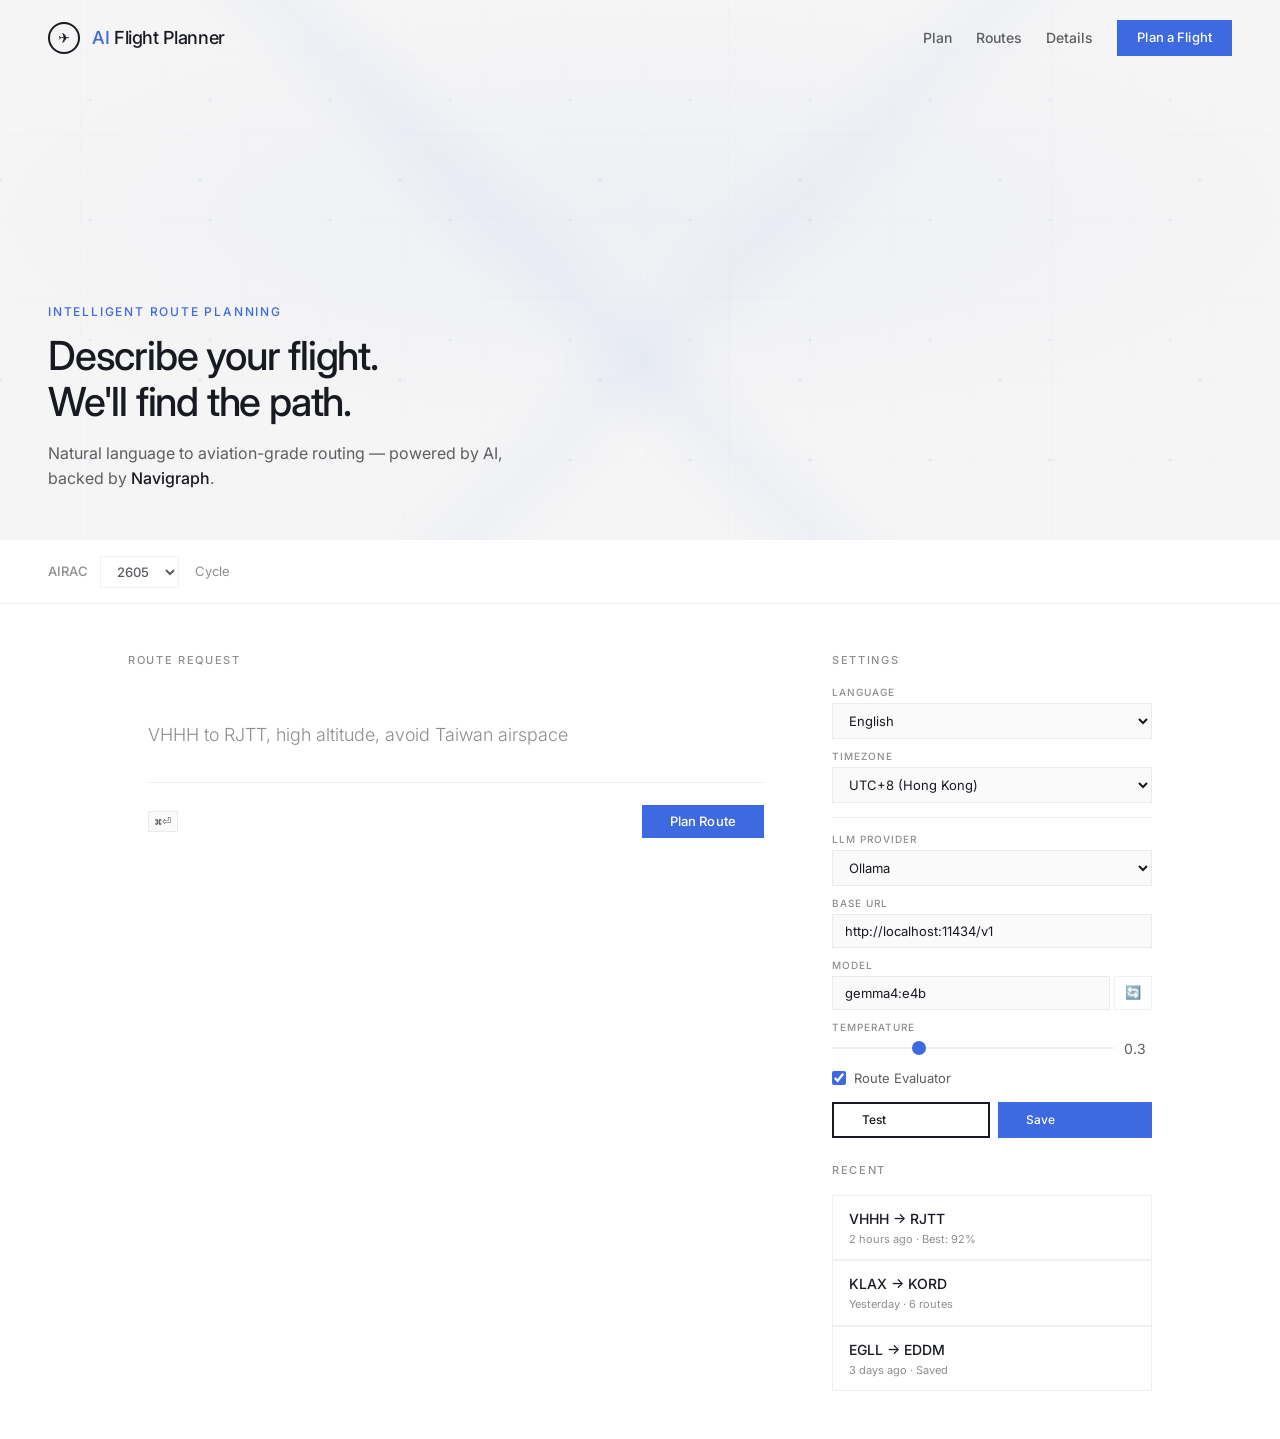
<file: redesign-tesla.html>
<!DOCTYPE html>
<html lang="en">
<head>
  <meta charset="UTF-8">
  <meta name="viewport" content="width=device-width, initial-scale=1.0">
  <title>AI Flight Planner — Tesla Edition</title>
  <link rel="preconnect" href="https://fonts.googleapis.com">
  <link href="https://fonts.googleapis.com/css2?family=Inter:wght@300;400;500;600;700&family=JetBrains+Mono:wght@400;500&display=swap" rel="stylesheet">
  <style>
    /* ═══════════════════════════════════════════════
       DESIGN SYSTEM: TESLA-INSPIRED
       Radical subtraction · Near-zero UI · Full-viewport drama · Cinematic
       "Every pixel that isn't product imagery is white space"
       ═══════════════════════════════════════════════ */

    :root {
      /* Tesla Core */
      --bg: #ffffff;
      --bg-hero: #f5f5f5;
      --bg-card: #ffffff;
      --bg-surface: #fafafa;
      --bg-hover: #f0f0f0;

      --text: #171a20;
      --text-secondary: #5c5e62;
      --text-tertiary: #8e8e8e;
      --text-hero: rgba(23,26,32,0.85);

      --accent: #3e6ae1;
      --accent-hover: #3457c8;
      --accent-subtle: rgba(62,106,225,0.06);

      --border: rgba(0,0,0,0.06);
      --border-hover: rgba(0,0,0,0.12);

      --display: 40px;
      --display-weight: 500;
      --display-lh: 1.15;
      --display-ls: -0.03em;

      --font-sans: 'Inter', -apple-system, system-ui, 'Helvetica Neue', sans-serif;
      --font-mono: 'JetBrains Mono', 'SF Mono', 'Fira Code', monospace;

      --transition: 200ms cubic-bezier(0.2, 0, 0, 1);
      --radius: 0px;
    }

    *, *::before, *::after { box-sizing: border-box; margin: 0; padding: 0; }

    html { -webkit-font-smoothing: antialiased; }

    body {
      font-family: var(--font-sans);
      background: var(--bg);
      color: var(--text);
      min-height: 100vh;
      line-height: 1.5;
    }

    /* ═══════════════ HERO / HEADER ═══════════════ */

    .hero {
      position: relative;
      min-height: 60vh;
      background: var(--bg-hero);
      display: flex;
      flex-direction: column;
      justify-content: flex-end;
      overflow: hidden;
    }

    /* Abstract aviation map pattern — stands in for Tesla's full-viewport photography */
    .hero-bg {
      position: absolute;
      inset: 0;
      background:
        radial-gradient(ellipse 80% 60% at 50% 40%, rgba(62,106,225,0.04) 0%, transparent 70%),
        repeating-linear-gradient(
          0deg,
          transparent,
          transparent 80px,
          rgba(62,106,225,0.02) 80px,
          rgba(62,106,225,0.02) 81px
        ),
        repeating-linear-gradient(
          90deg,
          transparent,
          transparent 80px,
          rgba(62,106,225,0.02) 80px,
          rgba(62,106,225,0.02) 81px
        );
    }

    /* Floating dots simulate airports */
    .hero-bg::before {
      content: '';
      position: absolute;
      inset: 0;
      background-image:
        radial-gradient(circle 2px, rgba(62,106,225,0.15) 0%, transparent 100%),
        radial-gradient(circle 3px, rgba(62,106,225,0.1) 0%, transparent 100%);
      background-size: 120px 120px, 200px 200px;
      background-position: 30px 40px, 100px 80px;
    }

    /* Connection lines */
    .hero-bg::after {
      content: '';
      position: absolute;
      inset: 0;
      background:
        linear-gradient(45deg, transparent 40%, rgba(62,106,225,0.04) 45%, transparent 50%),
        linear-gradient(-45deg, transparent 40%, rgba(62,106,225,0.03) 45%, transparent 50%);
    }

    /* Floating header (like Tesla's transparent nav) */
    .hero-header {
      position: absolute;
      top: 0;
      left: 0;
      right: 0;
      z-index: 10;
      display: flex;
      justify-content: space-between;
      align-items: center;
      padding: 20px 48px;
      background: transparent;
    }

    .hero-brand {
      display: flex;
      align-items: center;
      gap: 12px;
    }

    .hero-logo {
      width: 32px;
      height: 32px;
      border: 2px solid var(--text);
      border-radius: 50%;
      display: flex;
      align-items: center;
      justify-content: center;
      font-size: 14px;
      font-weight: 600;
      color: var(--text);
    }

    .hero-title {
      font-size: 18px;
      font-weight: 500;
      color: var(--text);
      letter-spacing: -0.02em;
    }

    .hero-title span {
      color: var(--accent);
    }

    .hero-nav {
      display: flex;
      align-items: center;
      gap: 24px;
    }

    .hero-nav a {
      font-size: 14px;
      font-weight: 500;
      color: var(--text-secondary);
      text-decoration: none;
      transition: color var(--transition);
      cursor: pointer;
    }

    .hero-nav a:hover {
      color: var(--text);
    }

    .hero-nav .nav-cta {
      padding: 8px 20px;
      background: var(--accent);
      color: #fff;
      border-radius: 0;
      font-size: 13px;
      font-weight: 500;
      letter-spacing: 0.01em;
      transition: background var(--transition);
    }

    .hero-nav .nav-cta:hover {
      background: var(--accent-hover);
      color: #fff;
    }

    /* Hero content */
    .hero-content {
      position: relative;
      z-index: 5;
      padding: 48px;
      max-width: 640px;
    }

    .hero-eyebrow {
      font-size: 12px;
      font-weight: 500;
      color: var(--accent);
      text-transform: uppercase;
      letter-spacing: 0.15em;
      margin-bottom: 12px;
    }

    .hero-headline {
      font-size: var(--display);
      font-weight: var(--display-weight);
      line-height: var(--display-lh);
      letter-spacing: var(--display-ls);
      color: var(--text);
      margin-bottom: 16px;
    }

    .hero-sub {
      font-size: 16px;
      font-weight: 400;
      color: var(--text-secondary);
      line-height: 1.6;
      max-width: 480px;
    }

    .hero-sub strong {
      color: var(--text);
      font-weight: 500;
    }

    /* ═══════════════ FLOATING CTA BAR ═══════════════ */

    .sticky-bar {
      position: sticky;
      top: 0;
      z-index: 20;
      display: flex;
      align-items: center;
      justify-content: space-between;
      padding: 0 48px;
      height: 64px;
      background: rgba(255,255,255,0.92);
      backdrop-filter: blur(12px);
      border-bottom: 1px solid var(--border);
    }

    .sticky-bar .bar-left {
      display: flex;
      align-items: center;
      gap: 12px;
    }

    .sticky-bar .bar-label {
      font-size: 13px;
      font-weight: 500;
      color: var(--text-tertiary);
    }

    .sticky-bar select {
      padding: 6px 12px;
      background: var(--bg);
      border: 1px solid var(--border);
      border-radius: 0;
      color: var(--text-secondary);
      font-size: 13px;
      font-family: var(--font-sans);
      font-weight: 500;
      cursor: pointer;
      outline: none;
      transition: border-color var(--transition);
    }

    .sticky-bar select:focus {
      border-color: var(--accent);
    }

    .sticky-bar .mobile-menu {
      display: none;
      font-size: 20px;
      color: var(--text-secondary);
      cursor: pointer;
    }

    /* ═══════════════ PAGE ═══════════════ */

    .page {
      max-width: 1120px;
      margin: 0 auto;
      padding: 48px;
    }

    .section-title {
      font-size: 12px;
      font-weight: 500;
      color: var(--text-tertiary);
      text-transform: uppercase;
      letter-spacing: 0.12em;
      margin-bottom: 24px;
    }

    .layout {
      display: grid;
      grid-template-columns: 1fr 320px;
      gap: 48px;
    }

    .layout-sidebar {
      position: sticky;
      top: 88px;
      align-self: start;
    }

    /* ═══════════════ CARDS (borderless) ═══════════════ */

    .tesla-section {
      margin-bottom: 24px;
    }

    .tesla-section:last-child {
      margin-bottom: 0;
    }

    .tesla-section .sec-label {
      font-size: 11px;
      font-weight: 500;
      color: var(--text-tertiary);
      text-transform: uppercase;
      letter-spacing: 0.15em;
      margin-bottom: 16px;
    }

    .tesla-card {
      background: var(--bg-card);
      margin-bottom: 2px;
    }

    .tesla-card:last-child {
      margin-bottom: 0;
    }

    .tesla-card-body {
      padding: 20px;
    }

    /* ═══════════════ INPUT ═══════════════ */

    .route-input {
      width: 100%;
      min-height: 72px;
      padding: 16px 0 4px;
      background: transparent;
      border: none;
      border-bottom: 1px solid var(--border);
      color: var(--text);
      font-size: 18px;
      font-weight: 300;
      font-family: var(--font-sans);
      line-height: 1.6;
      resize: none;
      outline: none;
      transition: border-color var(--transition);
    }

    .route-input::placeholder {
      color: var(--text-tertiary);
      font-weight: 300;
    }

    .route-input:focus {
      border-bottom-color: var(--accent);
    }

    .input-bar {
      display: flex;
      align-items: center;
      justify-content: space-between;
      margin-top: 16px;
    }

    .input-hint {
      font-size: 12px;
      color: var(--text-tertiary);
    }

    .input-hint kbd {
      display: inline-block;
      padding: 1px 6px;
      background: var(--bg-surface);
      border: 1px solid var(--border);
      font-size: 11px;
      font-family: var(--font-mono);
      color: var(--text-secondary);
    }

    /* ═══════════════ BUTTONS ═══════════════ */

    .btn {
      display: inline-flex;
      align-items: center;
      gap: 6px;
      padding: 10px 28px;
      border: none;
      border-radius: 0;
      font-size: 13px;
      font-weight: 500;
      font-family: var(--font-sans);
      cursor: pointer;
      transition: all var(--transition);
      letter-spacing: 0.01em;
      line-height: 1;
    }

    .btn-primary {
      background: var(--accent);
      color: #fff;
    }

    .btn-primary:hover {
      background: var(--accent-hover);
    }

    .btn-secondary {
      background: transparent;
      color: var(--text);
      border: 2px solid var(--text);
    }

    .btn-secondary:hover {
      background: var(--text);
      color: #fff;
    }

    .btn-ghost {
      background: transparent;
      color: var(--text-secondary);
      padding: 6px 12px;
    }

    .btn-ghost:hover {
      color: var(--text);
    }

    .btn:disabled {
      opacity: 0.3;
      cursor: not-allowed;
    }

    /* ═══════════════ STATUS ═══════════════ */

    .status-line {
      display: flex;
      align-items: center;
      gap: 10px;
      padding: 14px 20px;
      font-size: 13px;
      font-weight: 500;
      margin-bottom: 24px;
      background: var(--bg-surface);
      border: 1px solid var(--border);
    }

    .status-line.idle { display: none; }

    .status-line.progress { border-color: var(--accent); color: var(--text-secondary); }

    .status-line.done {
      background: var(--accent-subtle);
      border-color: rgba(62,106,225,0.15);
      color: var(--accent);
    }

    .pulse {
      width: 8px;
      height: 8px;
      border-radius: 50%;
      background: var(--accent);
      animation: pulse 1.2s ease-in-out infinite;
    }

    @keyframes pulse {
      0%, 100% { opacity: 1; transform: scale(1); }
      50% { opacity: 0.4; transform: scale(0.7); }
    }

    /* ═══════════════ CANDIDATES ═══════════════ */

    .candidate-list {
      display: flex;
      flex-direction: column;
      gap: 2px;
    }

    .candidate {
      padding: 20px;
      background: var(--bg-card);
      cursor: pointer;
      transition: all var(--transition);
      border: 1px solid var(--border);
    }

    .candidate:hover {
      border-color: var(--accent);
    }

    .candidate.selected {
      border-color: var(--accent);
      background: var(--accent-subtle);
    }

    .candidate.best {
      border-color: var(--text);
      border-width: 1px;
    }

    .candidate-row {
      display: flex;
      align-items: center;
      gap: 16px;
    }

    .candidate-rank {
      font-size: 28px;
      font-weight: 300;
      color: var(--text-tertiary);
      min-width: 36px;
    }

    .candidate-info {
      flex: 1;
    }

    .candidate-name {
      font-size: 15px;
      font-weight: 500;
      color: var(--text);
      margin-bottom: 4px;
    }

    .candidate-score {
      display: inline-block;
      margin-left: 12px;
      font-size: 12px;
      font-weight: 500;
      color: var(--accent);
    }

    .candidate-route {
      font-family: var(--font-mono);
      font-size: 12px;
      color: var(--text-secondary);
      line-height: 1.5;
      word-break: break-all;
    }

    .candidate-route .highlight {
      color: var(--accent);
    }

    .candidate-stats {
      display: flex;
      gap: 20px;
      margin-top: 8px;
      font-size: 12px;
      color: var(--text-tertiary);
    }

    /* ═══════════════ PARSED ═══════════════ */

    .intent-row {
      display: flex;
      gap: 32px;
      flex-wrap: wrap;
    }

    .intent-fact {
      display: flex;
      flex-direction: column;
      gap: 2px;
    }

    .intent-fact .label {
      font-size: 10px;
      font-weight: 500;
      color: var(--text-tertiary);
      text-transform: uppercase;
      letter-spacing: 0.15em;
    }

    .intent-fact .value {
      font-size: 22px;
      font-weight: 300;
      color: var(--text);
    }

    /* ═══════════════ AIRPORTS ═══════════════ */

    .airport-pair {
      display: grid;
      grid-template-columns: 1fr 1fr;
      gap: 2px;
    }

    .airport-card {
      padding: 20px;
      border: 1px solid var(--border);
      transition: border-color var(--transition);
    }

    .airport-card:hover {
      border-color: var(--border-hover);
    }

    .airport-code {
      font-size: 28px;
      font-weight: 300;
      letter-spacing: -0.02em;
      margin-bottom: 4px;
    }

    .airport-dep .airport-code { color: var(--text); }
    .airport-arr .airport-code { color: var(--accent); }

    .airport-name {
      font-size: 13px;
      font-weight: 400;
      color: var(--text-secondary);
    }

    .airport-detail {
      font-size: 12px;
      color: var(--text-tertiary);
      margin-top: 8px;
    }

    /* ═══════════════ ROUTE BOX ═══════════════ */

    .route-box {
      position: relative;
      font-family: var(--font-mono);
      font-size: 14px;
      color: var(--text);
      font-weight: 400;
      line-height: 1.7;
      word-break: break-all;
      cursor: pointer;
      transition: color var(--transition);
      padding: 0;
    }

    .route-box:hover {
      color: var(--accent);
    }

    .route-box .copy-tip {
      position: absolute;
      right: 0;
      top: -24px;
      font-size: 10px;
      font-weight: 500;
      font-family: var(--font-sans);
      color: var(--text-tertiary);
      text-transform: uppercase;
      letter-spacing: 0.1em;
      opacity: 0;
      transition: opacity var(--transition);
    }

    .route-box:hover .copy-tip { opacity: 1; }

    .route-stats {
      display: flex;
      gap: 32px;
      margin-top: 20px;
      padding-top: 20px;
      border-top: 1px solid var(--border);
    }

    .route-stat {
      display: flex;
      flex-direction: column;
      gap: 2px;
    }

    .route-stat .stat-label {
      font-size: 10px;
      font-weight: 500;
      color: var(--text-tertiary);
      text-transform: uppercase;
      letter-spacing: 0.1em;
    }

    .route-stat .stat-value {
      font-size: 20px;
      font-weight: 300;
      color: var(--text);
    }

    /* ═══════════════ NAV TABLE ═══════════════ */

    .nav-wrap {
      overflow-x: auto;
    }

    table.nav {
      width: 100%;
      border-collapse: collapse;
      font-size: 12px;
    }

    table.nav thead th {
      font-size: 10px;
      font-weight: 500;
      color: var(--text-tertiary);
      text-transform: uppercase;
      letter-spacing: 0.12em;
      padding: 8px 12px;
      text-align: left;
      border-bottom: 1px solid var(--border);
      white-space: nowrap;
    }

    table.nav tbody td {
      padding: 8px 12px;
      border-bottom: 1px solid var(--border);
      color: var(--text-secondary);
      font-size: 12px;
    }

    table.nav tbody tr:hover td {
      background: var(--bg-surface);
    }

    table.nav .fix {
      font-family: var(--font-mono);
      color: var(--text);
      font-weight: 500;
      font-size: 11px;
    }

    table.nav .accent {
      color: var(--accent);
    }

    /* ═══════════════ SIDEBAR ═══════════════ */

    .sidebar-card {
      margin-bottom: 24px;
    }

    .sidebar-card:last-child { margin-bottom: 0; }

    .sidebar-card .sc-title {
      font-size: 11px;
      font-weight: 500;
      color: var(--text-tertiary);
      text-transform: uppercase;
      letter-spacing: 0.15em;
      margin-bottom: 16px;
    }

    .sidebar-card .sc-body {
      display: flex;
      flex-direction: column;
      gap: 10px;
    }

    /* Settings */
    .set-field {
      display: flex;
      flex-direction: column;
      gap: 3px;
    }

    .set-field label {
      font-size: 10px;
      font-weight: 500;
      color: var(--text-tertiary);
      text-transform: uppercase;
      letter-spacing: 0.1em;
    }

    .set-field input:not([type=checkbox]):not([type=range]),
    .set-field select {
      width: 100%;
      padding: 8px 12px;
      background: var(--bg-surface);
      border: 1px solid var(--border);
      border-radius: 0;
      color: var(--text);
      font-size: 13px;
      font-family: var(--font-sans);
      font-weight: 400;
      outline: none;
      transition: border-color var(--transition);
    }

    .set-field input:focus,
    .set-field select:focus {
      border-color: var(--accent);
      background: #fff;
    }

    .set-field .row-with-btn {
      display: flex;
      gap: 4px;
    }

    .set-field .row-with-btn input { flex: 1; }

    .set-divider {
      height: 1px;
      background: var(--border);
      margin: 4px 0;
    }

    .set-check {
      display: flex;
      align-items: center;
      gap: 8px;
    }

    .set-check input[type="checkbox"] {
      width: 14px;
      height: 14px;
      accent-color: var(--accent);
    }

    .set-check label {
      font-size: 13px;
      color: var(--text-secondary);
    }

    .slider-row {
      display: flex;
      align-items: center;
      gap: 10px;
    }

    .slider-row input[type="range"] {
      flex: 1;
      height: 2px;
      -webkit-appearance: none;
      background: var(--border);
      border-radius: 1px;
      outline: none;
    }

    .slider-row input[type="range"]::-webkit-slider-thumb {
      -webkit-appearance: none;
      width: 14px;
      height: 14px;
      border-radius: 50%;
      background: var(--accent);
      cursor: pointer;
      border: none;
    }

    .slider-row .temp-val {
      font-size: 14px;
      font-weight: 400;
      color: var(--text-secondary);
      min-width: 28px;
    }

    .set-actions {
      display: flex;
      gap: 8px;
      margin-top: 4px;
    }

    /* Recent */
    .recent-item {
      padding: 12px 16px;
      border: 1px solid var(--border);
      cursor: pointer;
      transition: all var(--transition);
    }

    .recent-item:hover {
      border-color: var(--accent);
    }

    .recent-item .pair {
      font-size: 14px;
      font-weight: 500;
    }

    .recent-item .ago {
      font-size: 11px;
      color: var(--text-tertiary);
      margin-top: 2px;
    }

    /* ═══════════════ WEATHER ═══════════════ */

    .weather-pair {
      display: grid;
      grid-template-columns: 1fr 1fr;
      gap: 2px;
    }

    .weather-station {
      padding: 16px 20px;
      border: 1px solid var(--border);
    }

    .weather-station .sta-code {
      font-size: 16px;
      font-weight: 500;
      margin-bottom: 8px;
    }

    .weather-station .sta-code small {
      font-weight: 400;
      font-size: 11px;
      color: var(--text-tertiary);
      margin-left: 8px;
    }

    .fr-badge {
      display: inline-block;
      padding: 2px 10px;
      font-size: 10px;
      font-weight: 600;
      letter-spacing: 0.05em;
      margin-bottom: 6px;
      border: 1px solid;
    }

    .fr-badge.vfr { border-color: #22c55e; color: #22c55e; }
    .fr-badge.ifr { border-color: #ef4444; color: #ef4444; }

    .weather-line {
      font-size: 13px;
      color: var(--text-secondary);
      line-height: 1.6;
    }

    .weather-raw {
      font-family: var(--font-mono);
      font-size: 10px;
      color: var(--text-tertiary);
      margin-top: 8px;
      padding: 6px 0;
    }

    /* ═══════════════ TOAST ═══════════════ */

    .toast-corner {
      position: fixed;
      bottom: 32px;
      right: 32px;
      z-index: 100;
      display: flex;
      flex-direction: column;
      gap: 8px;
    }

    .toast {
      padding: 12px 24px;
      background: var(--text);
      color: #fff;
      font-size: 13px;
      font-weight: 500;
      font-family: var(--font-sans);
      opacity: 0;
      transform: translateY(8px);
      animation: fadeUp 0.25s forwards, fadeOut 0.2s 2.5s forwards;
    }

    @keyframes fadeUp { to { opacity: 1; transform: translateY(0); } }
    @keyframes fadeOut { to { opacity: 0; transform: translateY(-6px); } }

    /* ═══════════════ RESPONSIVE ═══════════════ */

    @media (max-width: 1024px) {
      .layout { grid-template-columns: 1fr; }
      .layout-sidebar { position: static; }
    }

    @media (max-width: 640px) {
      .hero-header { padding: 16px 24px; flex-wrap: wrap; }
      .hero-content { padding: 24px; }
      .hero-headline { font-size: 28px; }
      .page { padding: 24px; }
      .sticky-bar { padding: 0 24px; }
      .hero-nav { display: none; }
      .sticky-bar .mobile-menu { display: block; }
      .airport-pair { grid-template-columns: 1fr; }
      .weather-pair { grid-template-columns: 1fr; }
      .route-stats { flex-wrap: wrap; gap: 16px; }
    }

    /* ── Collapsible ── */
    .collap-header {
      display: flex;
      align-items: center;
      justify-content: space-between;
      cursor: pointer;
      user-select: none;
    }

    .collap-header .arr {
      font-size: 14px;
      color: var(--text-tertiary);
      transition: transform var(--transition);
    }

    .collap-header.open .arr {
      transform: rotate(90deg);
    }

    .collap-body { padding-top: 20px; }
    .collap-body.hidden { display: none; }

    /* ── Warning ── */
    .warning-banner {
      padding: 12px 20px;
      background: rgba(245,158,11,0.04);
      border: 1px solid rgba(245,158,11,0.15);
      font-size: 13px;
      color: #92400e;
      margin-bottom: 24px;
    }

    /* ── Empty state ── */
    .empty-state {
      text-align: center;
      padding: 40px 20px;
      color: var(--text-tertiary);
      font-size: 13px;
    }

    .empty-state .big {
      font-size: 48px;
      margin-bottom: 16px;
      opacity: 0.3;
    }
  </style>
</head>
<body>

  <!-- ═══════════ HERO SECTION ═══════════ -->
  <div class="hero">

    <!-- Abstract aviation background (Tesla's cinematic photography stand-in) -->
    <div class="hero-bg"></div>

    <!-- Floating header (like Tesla's transparent nav) -->
    <div class="hero-header">
      <div class="hero-brand">
        <div class="hero-logo">✈</div>
        <div class="hero-title"><span>AI</span> Flight Planner</div>
      </div>
      <nav class="hero-nav">
        <a onclick="scrollToSection('planner')">Plan</a>
        <a onclick="scrollToSection('candidates')">Routes</a>
        <a onclick="scrollToSection('details')">Details</a>
        <a class="nav-cta" onclick="document.getElementById('planBtn').click()">Plan a Flight</a>
      </nav>
    </div>

    <!-- Hero text -->
    <div class="hero-content">
      <div class="hero-eyebrow">Intelligent Route Planning</div>
      <h1 class="hero-headline">Describe your flight.<br>We'll find the path.</h1>
      <p class="hero-sub">
        Natural language to aviation-grade routing — powered by AI, backed by <strong>Navigraph</strong>.
      </p>
    </div>
  </div>

  <!-- ═══════════ STICKY BAR ═══════════ -->
  <div class="sticky-bar" id="planner">
    <div class="bar-left">
      <span class="bar-label">AIRAC</span>
      <select><option>2605</option><option>2604</option></select>
      <span style="color:var(--text-tertiary);font-size:13px;font-weight:400;margin-left:4px">Cycle</span>
    </div>
    <div>
      <span class="mobile-menu">☰</span>
    </div>
  </div>

  <!-- ═══════════ PAGE ═══════════ -->
  <div class="page">

    <!-- Status -->
    <div id="status" class="status-line idle">
      <div class="pulse"></div>
      <span>Computing optimal routes…</span>
    </div>

    <div class="layout">

      <!-- ══════ MAIN ══════ -->
      <main class="layout-main">

        <!-- ── Input ── -->
        <div class="tesla-section" id="inputSection">
          <div class="sec-label">Route Request</div>
          <div class="tesla-card">
            <div class="tesla-card-body">
              <textarea class="route-input" id="routeInput" rows="2"
                placeholder="VHHH to RJTT, high altitude, avoid Taiwan airspace"></textarea>
              <div class="input-bar">
                <span class="input-hint"><kbd>⌘⏎</kbd></span>
                <button class="btn btn-primary" id="planBtn">Plan Route</button>
              </div>
            </div>
          </div>
        </div>

        <!-- Warning -->
        <div id="warnings" class="warning-banner" style="display:none">
          ⚠ Taiwan airspace avoidance applied — routing via eastern B
        </div>

        <!-- ── Parsed Intent ── -->
        <div id="parsedSection" class="tesla-section" style="display:none">
          <div class="sec-label">Parsed Intent</div>
          <div class="tesla-card">
            <div class="tesla-card-body">
              <div class="intent-row" id="parsedContent">
                <div class="intent-fact">
                  <span class="label">Departure</span>
                  <span class="value">VHHH</span>
                </div>
                <div class="intent-fact">
                  <span class="label">Arrival</span>
                  <span class="value">RJTT</span>
                </div>
                <div class="intent-fact">
                  <span class="label">Altitude</span>
                  <span class="value">FL390</span>
                </div>
                <div class="intent-fact">
                  <span class="label">Constraint</span>
                  <span class="value" style="font-size:14px">Avoid Taiwan</span>
                </div>
              </div>
            </div>
          </div>
        </div>

        <!-- ── Candidates ── -->
        <div id="candidatesSection" class="tesla-section" style="display:none">
          <div class="sec-label" id="candidates">Route Candidates</div>
          <div class="candidate-list" id="candidatesContent">

            <div class="candidate best selected">
              <div class="candidate-row">
                <span class="candidate-rank">01</span>
                <div class="candidate-info">
                  <div class="candidate-name">
                    Via TAIWAN B EAST
                    <span class="candidate-score">92% match</span>
                  </div>
                  <div class="candidate-route">
                    VHHH <span class="highlight">SID</span> TAI <span class="highlight">B EAST</span> M750 MADOG Y42 KOSHI Y40 NGO Y139 <span class="highlight">STAR</span> RJTT
                  </div>
                  <div class="candidate-stats">
                    <span>1,876 NM</span>
                    <span>4h 12m</span>
                    <span>FL390</span>
                    <span>12,400 kg fuel</span>
                  </div>
                </div>
              </div>
            </div>

            <div class="candidate">
              <div class="candidate-row">
                <span class="candidate-rank">02</span>
                <div class="candidate-info">
                  <div class="candidate-name">
                    Via P570
                    <span class="candidate-score" style="color:var(--text-tertiary)">78% match</span>
                  </div>
                  <div class="candidate-route">
                    VHHH <span class="highlight">SID</span> TAI P570 ABVAR M750 MADOG Y42 KOSHI Y40 <span class="highlight">STAR</span> RJTT
                  </div>
                  <div class="candidate-stats">
                    <span>1,892 NM</span>
                    <span>4h 18m</span>
                    <span>FL390</span>
                    <span>12,800 kg fuel</span>
                  </div>
                </div>
              </div>
            </div>

            <div class="candidate">
              <div class="candidate-row">
                <span class="candidate-rank">03</span>
                <div class="candidate-info">
                  <div class="candidate-name">
                    Via A1 Oceanic
                    <span class="candidate-score" style="color:var(--text-tertiary)">65% match</span>
                  </div>
                  <div class="candidate-route">
                    VHHH <span class="highlight">SID</span> OCEAN A1 KRIPO A1 MJC KOSHI Y40 <span class="highlight">STAR</span> RJTT
                  </div>
                  <div class="candidate-stats">
                    <span>1,920 NM</span>
                    <span>4h 25m</span>
                    <span>FL350</span>
                    <span>13,100 kg fuel</span>
                  </div>
                </div>
              </div>
            </div>

          </div>
        </div>

        <!-- ── Route Detail ── -->
        <div id="detailsSection" class="tesla-section" style="display:none">

          <!-- Airports -->
          <div class="sec-label" id="details">Route Details</div>
          <div class="airport-pair" style="margin-bottom:2px">
            <div class="airport-card airport-dep">
              <div class="airport-code">VHHH</div>
              <div class="airport-name">Hong Kong International</div>
              <div class="airport-detail">Departure · 07L/25R · SID: TAI</div>
            </div>
            <div class="airport-card airport-arr">
              <div class="airport-code">RJTT</div>
              <div class="airport-name">Tokyo Haneda</div>
              <div class="airport-detail">Arrival · 16R/34L · STAR: UTIBO</div>
            </div>
          </div>

          <!-- Route String -->
          <div class="tesla-card">
            <div class="tesla-card-body">
              <div class="route-box" id="routeBox">
                VHHH SID TAI B EAST M750 MADOG Y42 KOSHI Y40 NGO Y139 UTIBO STAR RJTT
                <span class="copy-tip">Click to copy</span>
              </div>
              <div class="route-stats">
                <div class="route-stat">
                  <span class="stat-label">Distance</span>
                  <span class="stat-value">1,876 NM</span>
                </div>
                <div class="route-stat">
                  <span class="stat-label">Est. Time</span>
                  <span class="stat-value">4h 12m</span>
                </div>
                <div class="route-stat">
                  <span class="stat-label">Fuel</span>
                  <span class="stat-value">12,400 kg</span>
                </div>
                <div class="route-stat">
                  <span class="stat-label">Cruise</span>
                  <span class="stat-value">FL390</span>
                </div>
              </div>
            </div>
          </div>

          <!-- Nav Table -->
          <div class="tesla-card" style="margin-top:2px">
            <div class="tesla-card-body">
              <div class="collap-header" onclick="this.classList.toggle('open');this.nextElementSibling.classList.toggle('hidden')">
                <span style="font-size:11px;font-weight:500;color:var(--text-tertiary);text-transform:uppercase;letter-spacing:0.15em">Waypoints · 28</span>
                <span class="arr">▶</span>
              </div>
              <div class="collap-body">
                <div class="nav-wrap">
                  <table class="nav">
                    <thead>
                      <tr>
                        <th>#</th><th>Fix</th><th>Type</th><th>Lat</th><th>Lon</th><th>Course</th><th>Dist</th><th>Alt</th>
                      </tr>
                    </thead>
                    <tbody>
                      <tr><td>1</td><td class="fix">VHHH</td><td>APT</td><td>22°18'N</td><td>113°55'E</td><td>—</td><td>—</td><td>0</td></tr>
                      <tr><td>2</td><td class="fix">TAI</td><td>VOR</td><td>22°08'N</td><td>113°40'E</td><td>250°</td><td>18</td><td>3,000</td></tr>
                      <tr><td>3</td><td class="fix accent">B EAST</td><td>WPT</td><td>21°44'N</td><td>115°20'E</td><td>112°</td><td>102</td><td>FL180</td></tr>
                      <tr><td>4</td><td class="fix">MADOG</td><td>WPT</td><td>25°12'N</td><td>122°30'E</td><td>058°</td><td>240</td><td>FL390</td></tr>
                      <tr><td>5</td><td class="fix">KOSHI</td><td>WPT</td><td>28°30'N</td><td>125°00'E</td><td>040°</td><td>168</td><td>FL390</td></tr>
                      <tr><td>6</td><td class="fix accent">NGO</td><td>VOR</td><td>34°48'N</td><td>136°48'E</td><td>035°</td><td>195</td><td>FL390</td></tr>
                      <tr><td>7</td><td class="fix">UTIBO</td><td>STAR</td><td>35°20'N</td><td>139°30'E</td><td>078°</td><td>110</td><td>FL160</td></tr>
                      <tr><td>8</td><td class="fix">RJTT</td><td>APT</td><td>35°33'N</td><td>139°47'E</td><td>078°</td><td>26</td><td>0</td></tr>
                    </tbody>
                  </table>
                </div>
              </div>
            </div>
          </div>

          <!-- Weather -->
          <div class="tesla-card" style="margin-top:2px">
            <div class="tesla-card-body">
              <div class="collap-header" onclick="this.classList.toggle('open');this.nextElementSibling.classList.toggle('hidden')">
                <span style="font-size:11px;font-weight:500;color:var(--text-tertiary);text-transform:uppercase;letter-spacing:0.15em">Weather</span>
                <span class="arr">▶</span>
              </div>
              <div class="collap-body">
                <div class="weather-pair">
                  <div class="weather-station">
                    <div class="sta-code">VHHH <small>Departure</small></div>
                    <span class="fr-badge vfr">VFR</span>
                    <div class="weather-line">230° 12kt · CAVOK · 30°C</div>
                    <div class="weather-raw">VHHH 100830Z 23012KT CAVOK 30/18 Q1016 NOSIG=</div>
                  </div>
                  <div class="weather-station">
                    <div class="sta-code">RJTT <small>Arrival</small></div>
                    <span class="fr-badge ifr">IFR</span>
                    <div class="weather-line">160° 18kt · 8km · Light Rain · 22°C</div>
                    <div class="weather-raw">RJTT 100900Z 16018KT 8000 -RA FEW020 BKN040 22/18 Q1015 NOSIG=</div>
                  </div>
                </div>
              </div>
            </div>
          </div>

        </div><!-- /detailsSection -->

      </main><!-- /layout-main -->

      <!-- ══════ SIDEBAR ══════ -->
      <aside class="layout-sidebar">

        <!-- Settings -->
        <div class="sidebar-card">
          <div class="sc-title">Settings</div>
          <div class="sc-body">
            <div class="set-field">
              <label>Language</label>
              <select><option>English</option><option>简体中文</option><option>繁體中文</option></select>
            </div>
            <div class="set-field">
              <label>Timezone</label>
              <select><option>UTC+8 (Hong Kong)</option><option>UTC+9 (Tokyo)</option></select>
            </div>
            <div class="set-divider"></div>
            <div class="set-field">
              <label>LLM Provider</label>
              <select><option>Ollama</option><option>DeepSeek</option><option>OpenAI</option></select>
            </div>
            <div class="set-field">
              <label>Base URL</label>
              <input type="text" value="http://localhost:11434/v1">
            </div>
            <div class="set-field">
              <label>Model</label>
              <div class="row-with-btn">
                <input type="text" value="gemma4:e4b">
                <button class="btn btn-ghost" style="padding:6px 10px;border:1px solid var(--border)">🔄</button>
              </div>
            </div>
            <div class="set-field">
              <label>Temperature</label>
              <div class="slider-row">
                <input type="range" min="0" max="1" step="0.05" value="0.3">
                <span class="temp-val">0.3</span>
              </div>
            </div>
            <div class="set-check">
              <input type="checkbox" id="evalT" checked>
              <label for="evalT">Route Evaluator</label>
            </div>
            <div class="set-actions">
              <button class="btn btn-secondary" style="flex:1;font-size:12px">Test</button>
              <button class="btn btn-primary" style="flex:1;font-size:12px">Save</button>
            </div>
          </div>
        </div>

        <!-- Recent -->
        <div class="sidebar-card">
          <div class="sc-title">Recent</div>
          <div class="recent-item">
            <div class="pair">VHHH → RJTT</div>
            <div class="ago">2 hours ago · Best: 92%</div>
          </div>
          <div class="recent-item">
            <div class="pair">KLAX → KORD</div>
            <div class="ago">Yesterday · 6 routes</div>
          </div>
          <div class="recent-item">
            <div class="pair">EGLL → EDDM</div>
            <div class="ago">3 days ago · Saved</div>
          </div>
        </div>

      </aside><!-- /layout-sidebar -->

    </div><!-- /layout -->
  </div><!-- /page -->

  <div class="toast-corner" id="toastZone"></div>

  <script>
    // ── Candidate selection ──
    document.querySelectorAll('.candidate').forEach(el => {
      el.addEventListener('click', function() {
        document.querySelectorAll('.candidate').forEach(c => c.classList.remove('selected'));
        this.classList.add('selected');
        showToast('Route ' + this.querySelector('.candidate-rank').textContent.trim() + ' selected');
      });
    });

    // ── Route copy ──
    document.getElementById('routeBox')?.addEventListener('click', function() {
      const text = this.textContent.replace('Click to copy', '').trim();
      navigator.clipboard.writeText(text).then(() => showToast('Route string copied'));
    });

    // ── Temperature ──
    const sr = document.querySelector('.slider-row input');
    const sv = document.querySelector('.temp-val');
    if (sr && sv) sr.addEventListener('input', () => { sv.textContent = sr.value; });

    // ── Plan ──
    document.getElementById('planBtn')?.addEventListener('click', () => {
      const s = document.getElementById('status');
      s.className = 'status-line progress';
      s.innerHTML = '<div class="pulse"></div><span>Computing optimal routes…</span>';
      ['parsedSection','candidatesSection','detailsSection'].forEach(id => document.getElementById(id).style.display = 'none');
      document.getElementById('warnings').style.display = 'none';

      setTimeout(() => {
        s.className = 'status-line done';
        s.innerHTML = '✓ 4 routes computed · Best match: 92%';
        document.getElementById('parsedSection').style.display = '';
        document.getElementById('candidatesSection').style.display = '';
        document.getElementById('detailsSection').style.display = '';
        document.getElementById('warnings').style.display = '';
      }, 1400);
    });

    // ── Cmd+Enter ──
    document.getElementById('routeInput')?.addEventListener('keydown', e => {
      if ((e.metaKey || e.ctrlKey) && e.key === 'Enter') document.getElementById('planBtn').click();
    });

    // ── Nav scroll ──
    function scrollToSection(id) {
      document.getElementById(id)?.scrollIntoView({ behavior: 'smooth', block: 'start' });
    }

    // ── Toast ──
    function showToast(msg) {
      const z = document.getElementById('toastZone');
      const t = document.createElement('div');
      t.className = 'toast';
      t.textContent = msg;
      z.appendChild(t);
      setTimeout(() => t.remove(), 3000);
    }
  </script>

</body>
</html>
</file>
